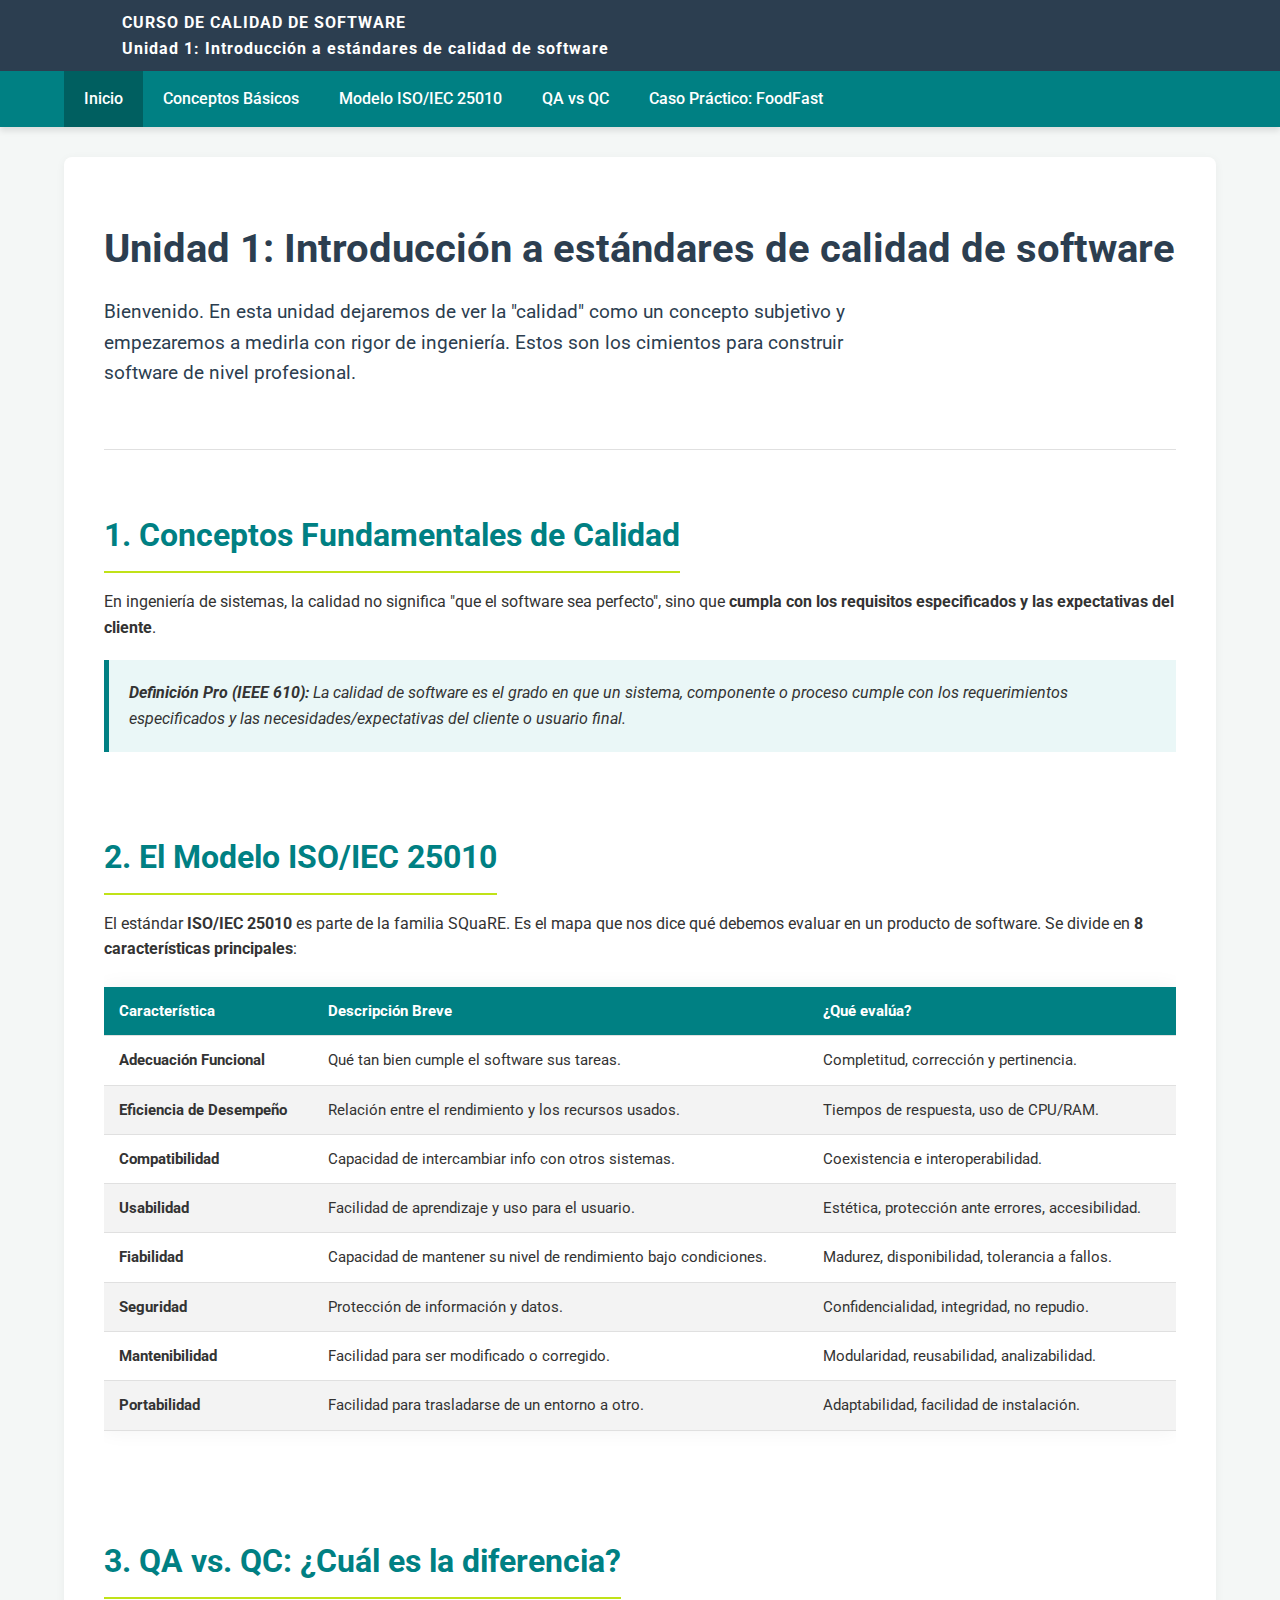
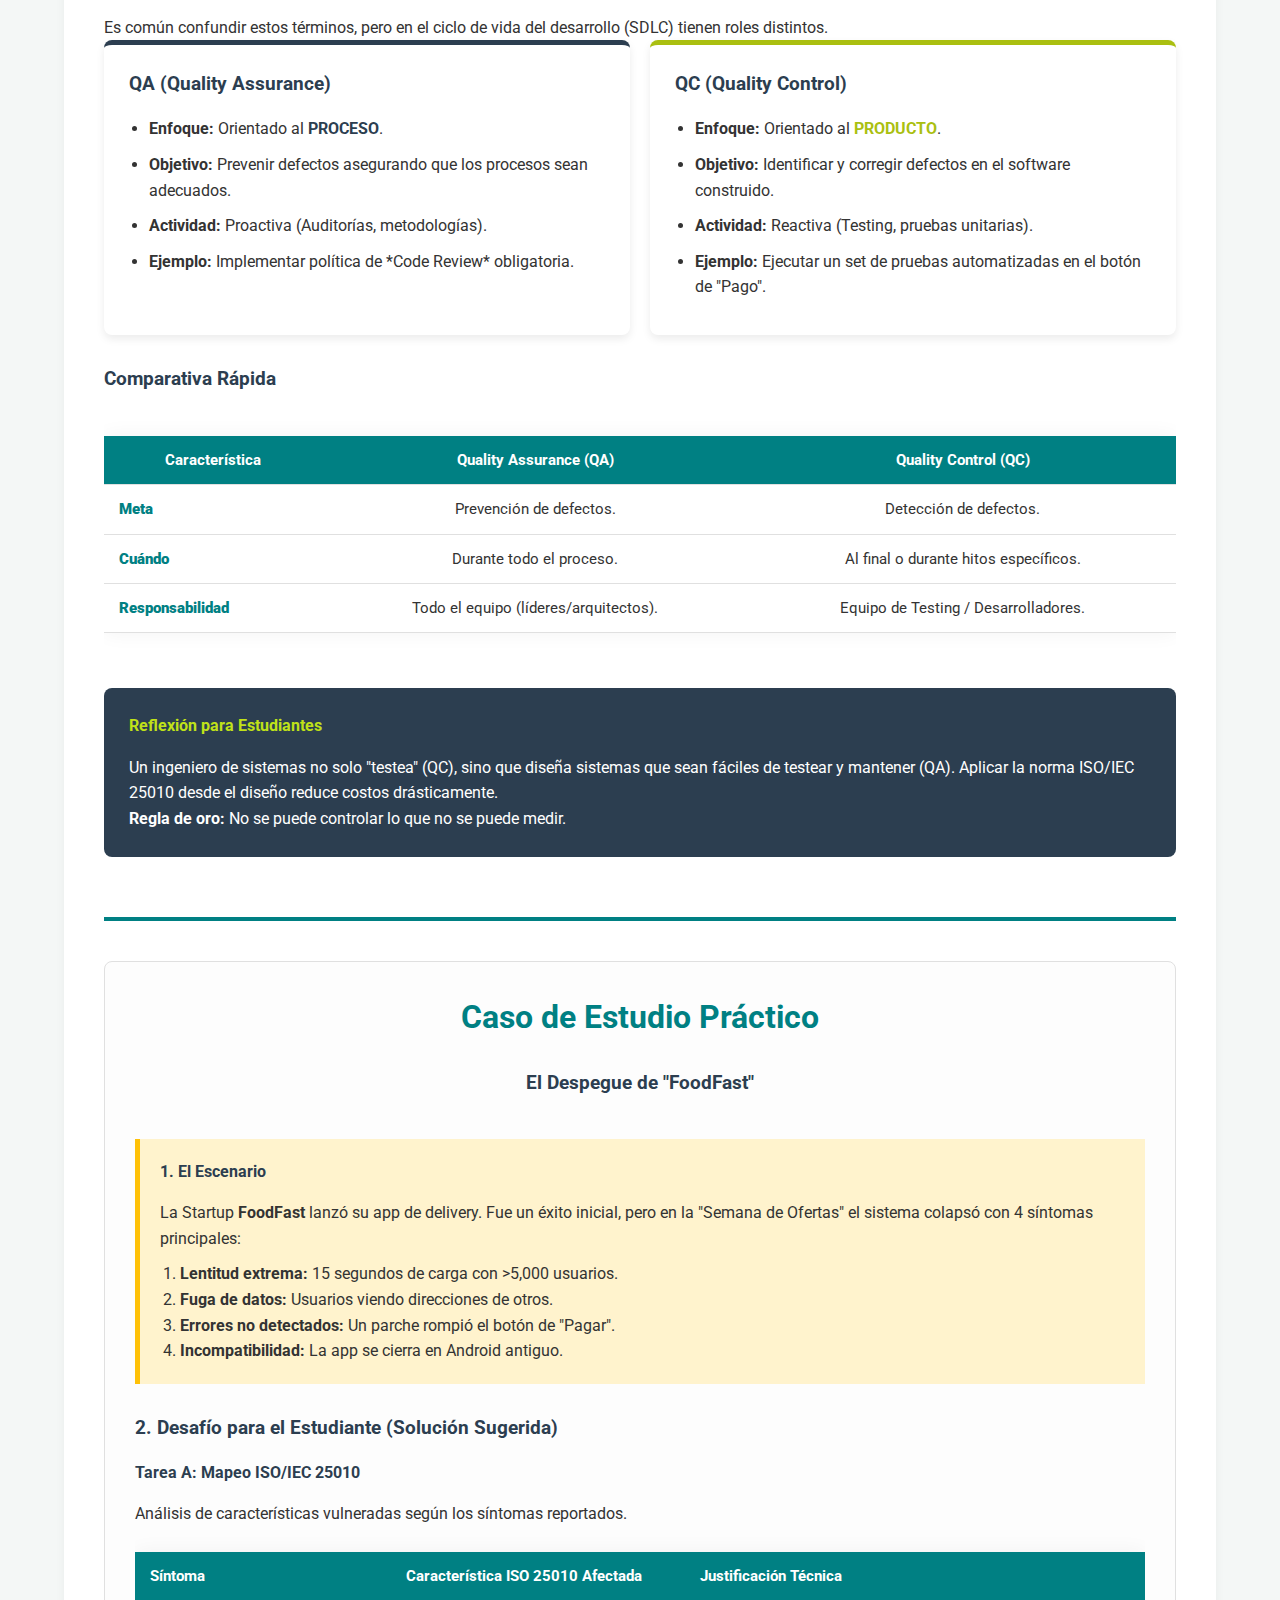
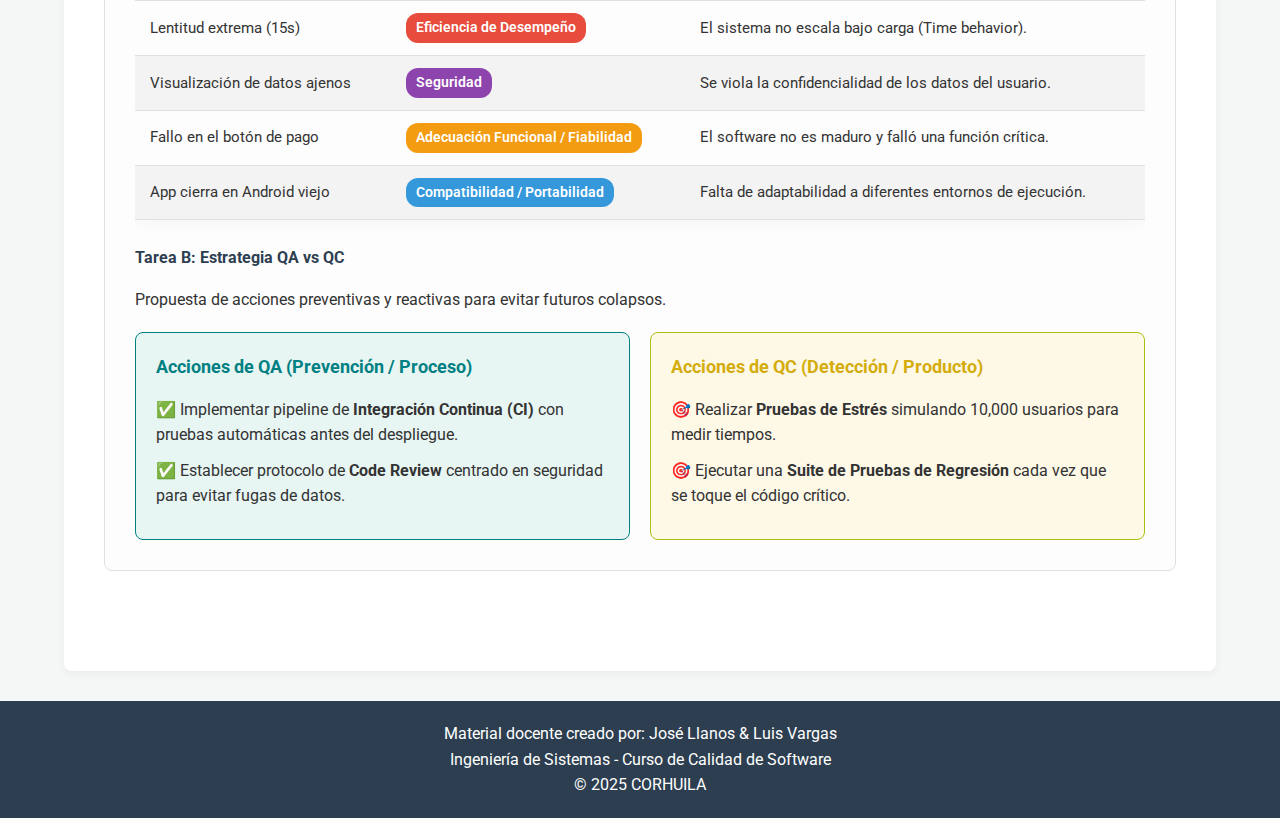
<file: Calidad de Software/Semana 01/conceptos_Calidad_Software/index.html>
<!DOCTYPE html>
<html lang="es">
<head>
    <meta charset="UTF-8">
    <meta name="viewport" content="width=device-width, initial-scale=1.0">
    <title>Unidad 1: Calidad de Software | Ingeniería de Sistemas</title>
    <link rel="stylesheet" href="css/style.css">
    <link href="https://fonts.googleapis.com/css2?family=Roboto:wght@300;400;500;700&display=swap" rel="stylesheet">
</head>
<body>

    <header class="main-header">
        <div class="top-bar">
            <div class="container brand-container">
                <span class="brand-name">CURSO DE CALIDAD DE SOFTWARE</span><br>
                <span class="brand-name">Unidad 1: Introducción a estándares de calidad de software</span>
            </div>
        </div>
        <nav class="main-nav">
            <div class="container">
                <ul>
                    <li><a href="#introduccion" class="active">Inicio</a></li>
                    <li><a href="#conceptos">Conceptos Básicos</a></li>
                    <li><a href="#iso25010">Modelo ISO/IEC 25010</a></li>
                    <li><a href="#qa-qc">QA vs QC</a></li>
                    <li><a href="#caso-estudio">Caso Práctico: FoodFast</a></li>
                </ul>
            </div>
        </nav>
    </header>

    <main class="container main-content">

        <section id="introduccion" class="hero-section">
            <h1>Unidad 1: Introducción a estándares de calidad de software</h1>
            <p class="lead">Bienvenido. En esta unidad dejaremos de ver la "calidad" como un concepto subjetivo y empezaremos a medirla con rigor de ingeniería. Estos son los cimientos para construir software de nivel profesional.</p>
        </section>

        <hr class="divider">

        <section id="conceptos">
            <h2>1. Conceptos Fundamentales de Calidad</h2>
            <p>En ingeniería de sistemas, la calidad no significa "que el software sea perfecto", sino que <strong>cumpla con los requisitos especificados y las expectativas del cliente</strong>.</p>
            <blockquote class="definition-box">
                <strong>Definición Pro (IEEE 610):</strong> La calidad de software es el grado en que un sistema, componente o proceso cumple con los requerimientos especificados y las necesidades/expectativas del cliente o usuario final.
            </blockquote>
        </section>

        <section id="iso25010">
            <h2>2. El Modelo ISO/IEC 25010</h2>
            <p>El estándar <strong>ISO/IEC 25010</strong> es parte de la familia SQuaRE. Es el mapa que nos dice qué debemos evaluar en un producto de software. Se divide en <strong>8 características principales</strong>:</p>

            <div class="table-responsive">
                <table class="styled-table">
                    <thead>
                        <tr>
                            <th>Característica</th>
                            <th>Descripción Breve</th>
                            <th>¿Qué evalúa?</th>
                        </tr>
                    </thead>
                    <tbody>
                        <tr>
                            <td><strong>Adecuación Funcional</strong></td>
                            <td>Qué tan bien cumple el software sus tareas.</td>
                            <td>Completitud, corrección y pertinencia.</td>
                        </tr>
                        <tr>
                            <td><strong>Eficiencia de Desempeño</strong></td>
                            <td>Relación entre el rendimiento y los recursos usados.</td>
                            <td>Tiempos de respuesta, uso de CPU/RAM.</td>
                        </tr>
                        <tr>
                            <td><strong>Compatibilidad</strong></td>
                            <td>Capacidad de intercambiar info con otros sistemas.</td>
                            <td>Coexistencia e interoperabilidad.</td>
                        </tr>
                        <tr>
                            <td><strong>Usabilidad</strong></td>
                            <td>Facilidad de aprendizaje y uso para el usuario.</td>
                            <td>Estética, protección ante errores, accesibilidad.</td>
                        </tr>
                        <tr>
                            <td><strong>Fiabilidad</strong></td>
                            <td>Capacidad de mantener su nivel de rendimiento bajo condiciones.</td>
                            <td>Madurez, disponibilidad, tolerancia a fallos.</td>
                        </tr>
                        <tr>
                            <td><strong>Seguridad</strong></td>
                            <td>Protección de información y datos.</td>
                            <td>Confidencialidad, integridad, no repudio.</td>
                        </tr>
                        <tr>
                            <td><strong>Mantenibilidad</strong></td>
                            <td>Facilidad para ser modificado o corregido.</td>
                            <td>Modularidad, reusabilidad, analizabilidad.</td>
                        </tr>
                        <tr>
                            <td><strong>Portabilidad</strong></td>
                            <td>Facilidad para trasladarse de un entorno a otro.</td>
                            <td>Adaptabilidad, facilidad de instalación.</td>
                        </tr>
                    </tbody>
                </table>
            </div>
        </section>

        <section id="qa-qc">
            <h2>3. QA vs. QC: ¿Cuál es la diferencia?</h2>
            <p>Es común confundir estos términos, pero en el ciclo de vida del desarrollo (SDLC) tienen roles distintos.</p>
            
            <div class="comparison-cards">
                <div class="card qa-card">
                    <h3>QA (Quality Assurance)</h3>
                    <ul>
                        <li><strong>Enfoque:</strong> Orientado al <span>PROCESO</span>.</li>
                        <li><strong>Objetivo:</strong> Prevenir defectos asegurando que los procesos sean adecuados.</li>
                        <li><strong>Actividad:</strong> Proactiva (Auditorías, metodologías).</li>
                        <li><strong>Ejemplo:</strong> Implementar política de *Code Review* obligatoria.</li>
                    </ul>
                </div>
                <div class="card qc-card">
                    <h3>QC (Quality Control)</h3>
                    <ul>
                        <li><strong>Enfoque:</strong> Orientado al <span>PRODUCTO</span>.</li>
                        <li><strong>Objetivo:</strong> Identificar y corregir defectos en el software construido.</li>
                        <li><strong>Actividad:</strong> Reactiva (Testing, pruebas unitarias).</li>
                        <li><strong>Ejemplo:</strong> Ejecutar un set de pruebas automatizadas en el botón de "Pago".</li>
                    </ul>
                </div>
            </div>

            <h3>Comparativa Rápida</h3>
            <div class="table-responsive">
                <table class="comparison-table">
                    <thead>
                        <tr>
                            <th>Característica</th>
                            <th>Quality Assurance (QA)</th>
                            <th>Quality Control (QC)</th>
                        </tr>
                    </thead>
                    <tbody>
                        <tr>
                            <td><strong>Meta</strong></td>
                            <td>Prevención de defectos.</td>
                            <td>Detección de defectos.</td>
                        </tr>
                        <tr>
                            <td><strong>Cuándo</strong></td>
                            <td>Durante todo el proceso.</td>
                            <td>Al final o durante hitos específicos.</td>
                        </tr>
                        <tr>
                            <td><strong>Responsabilidad</strong></td>
                            <td>Todo el equipo (líderes/arquitectos).</td>
                            <td>Equipo de Testing / Desarrolladores.</td>
                        </tr>
                    </tbody>
                </table>
            </div>
             <div class="reflection-box">
                <h4>Reflexión para Estudiantes</h4>
                <p>Un ingeniero de sistemas no solo "testea" (QC), sino que diseña sistemas que sean fáciles de testear y mantener (QA). Aplicar la norma ISO/IEC 25010 desde el diseño reduce costos drásticamente.</p>
                <p><strong>Regla de oro:</strong> No se puede controlar lo que no se puede medir.</p>
            </div>
        </section>

        <hr class="divider-thick">

        <section id="caso-estudio" class="case-study-section">
            <div class="case-header">
                <h2>Caso de Estudio Práctico</h2>
                <h3>El Despegue de "FoodFast"</h3>
            </div>

            <div class="scenario-box">
                <h4>1. El Escenario</h4>
                <p>La Startup <strong>FoodFast</strong> lanzó su app de delivery. Fue un éxito inicial, pero en la "Semana de Ofertas" el sistema colapsó con 4 síntomas principales:</p>
                <ol>
                    <li><strong>Lentitud extrema:</strong> 15 segundos de carga con >5,000 usuarios.</li>
                    <li><strong>Fuga de datos:</strong> Usuarios viendo direcciones de otros.</li>
                    <li><strong>Errores no detectados:</strong> Un parche rompió el botón de "Pagar".</li>
                    <li><strong>Incompatibilidad:</strong> La app se cierra en Android antiguo.</li>
                </ol>
            </div>

            <h3>2. Desafío para el Estudiante (Solución Sugerida)</h3>

            <h4>Tarea A: Mapeo ISO/IEC 25010</h4>
            <p>Análisis de características vulneradas según los síntomas reportados.</p>
            <div class="table-responsive">
                <table class="styled-table case-table">
                    <thead>
                        <tr>
                            <th>Síntoma</th>
                            <th>Característica ISO 25010 Afectada</th>
                            <th>Justificación Técnica</th>
                        </tr>
                    </thead>
                    <tbody>
                        <tr>
                            <td>Lentitud extrema (15s)</td>
                            <td><span class="tag tag-performance">Eficiencia de Desempeño</span></td>
                            <td>El sistema no escala bajo carga (Time behavior).</td>
                        </tr>
                        <tr>
                            <td>Visualización de datos ajenos</td>
                            <td><span class="tag tag-security">Seguridad</span></td>
                            <td>Se viola la confidencialidad de los datos del usuario.</td>
                        </tr>
                        <tr>
                            <td>Fallo en el botón de pago</td>
                            <td><span class="tag tag-functional">Adecuación Funcional / Fiabilidad</span></td>
                            <td>El software no es maduro y falló una función crítica.</td>
                        </tr>
                        <tr>
                            <td>App cierra en Android viejo</td>
                            <td><span class="tag tag-compatibility">Compatibilidad / Portabilidad</span></td>
                            <td>Falta de adaptabilidad a diferentes entornos de ejecución.</td>
                        </tr>
                    </tbody>
                </table>
            </div>

            <h4>Tarea B: Estrategia QA vs QC</h4>
            <p>Propuesta de acciones preventivas y reactivas para evitar futuros colapsos.</p>
            
            <div class="strategy-grid">
                <div class="strategy-box qa-box">
                    <h5>Acciones de QA (Prevención / Proceso)</h5>
                    <ul>
                        <li>✅ Implementar pipeline de <strong>Integración Continua (CI)</strong> con pruebas automáticas antes del despliegue.</li>
                        <li>✅ Establecer protocolo de <strong>Code Review</strong> centrado en seguridad para evitar fugas de datos.</li>
                    </ul>
                </div>
                <div class="strategy-box qc-box">
                    <h5>Acciones de QC (Detección / Producto)</h5>
                    <ul>
                        <li>🎯 Realizar <strong>Pruebas de Estrés</strong> simulando 10,000 usuarios para medir tiempos.</li>
                        <li>🎯 Ejecutar una <strong>Suite de Pruebas de Regresión</strong> cada vez que se toque el código crítico.</li>
                    </ul>
                </div>
            </div>
        </section>

    </main>

    <footer class="main-footer">
        <div class="container">
            <p>Material docente creado por: José Llanos & Luis Vargas</p>
            <p>Ingeniería de Sistemas - Curso de Calidad de Software</p>
            <p>© 2025 CORHUILA</p>
            
        </div>
    </footer>

    <button id="scrollTopBtn" title="Volver arriba">↑</button>

    <script src="js/script.js"></script>
</body>
</html>
</file>
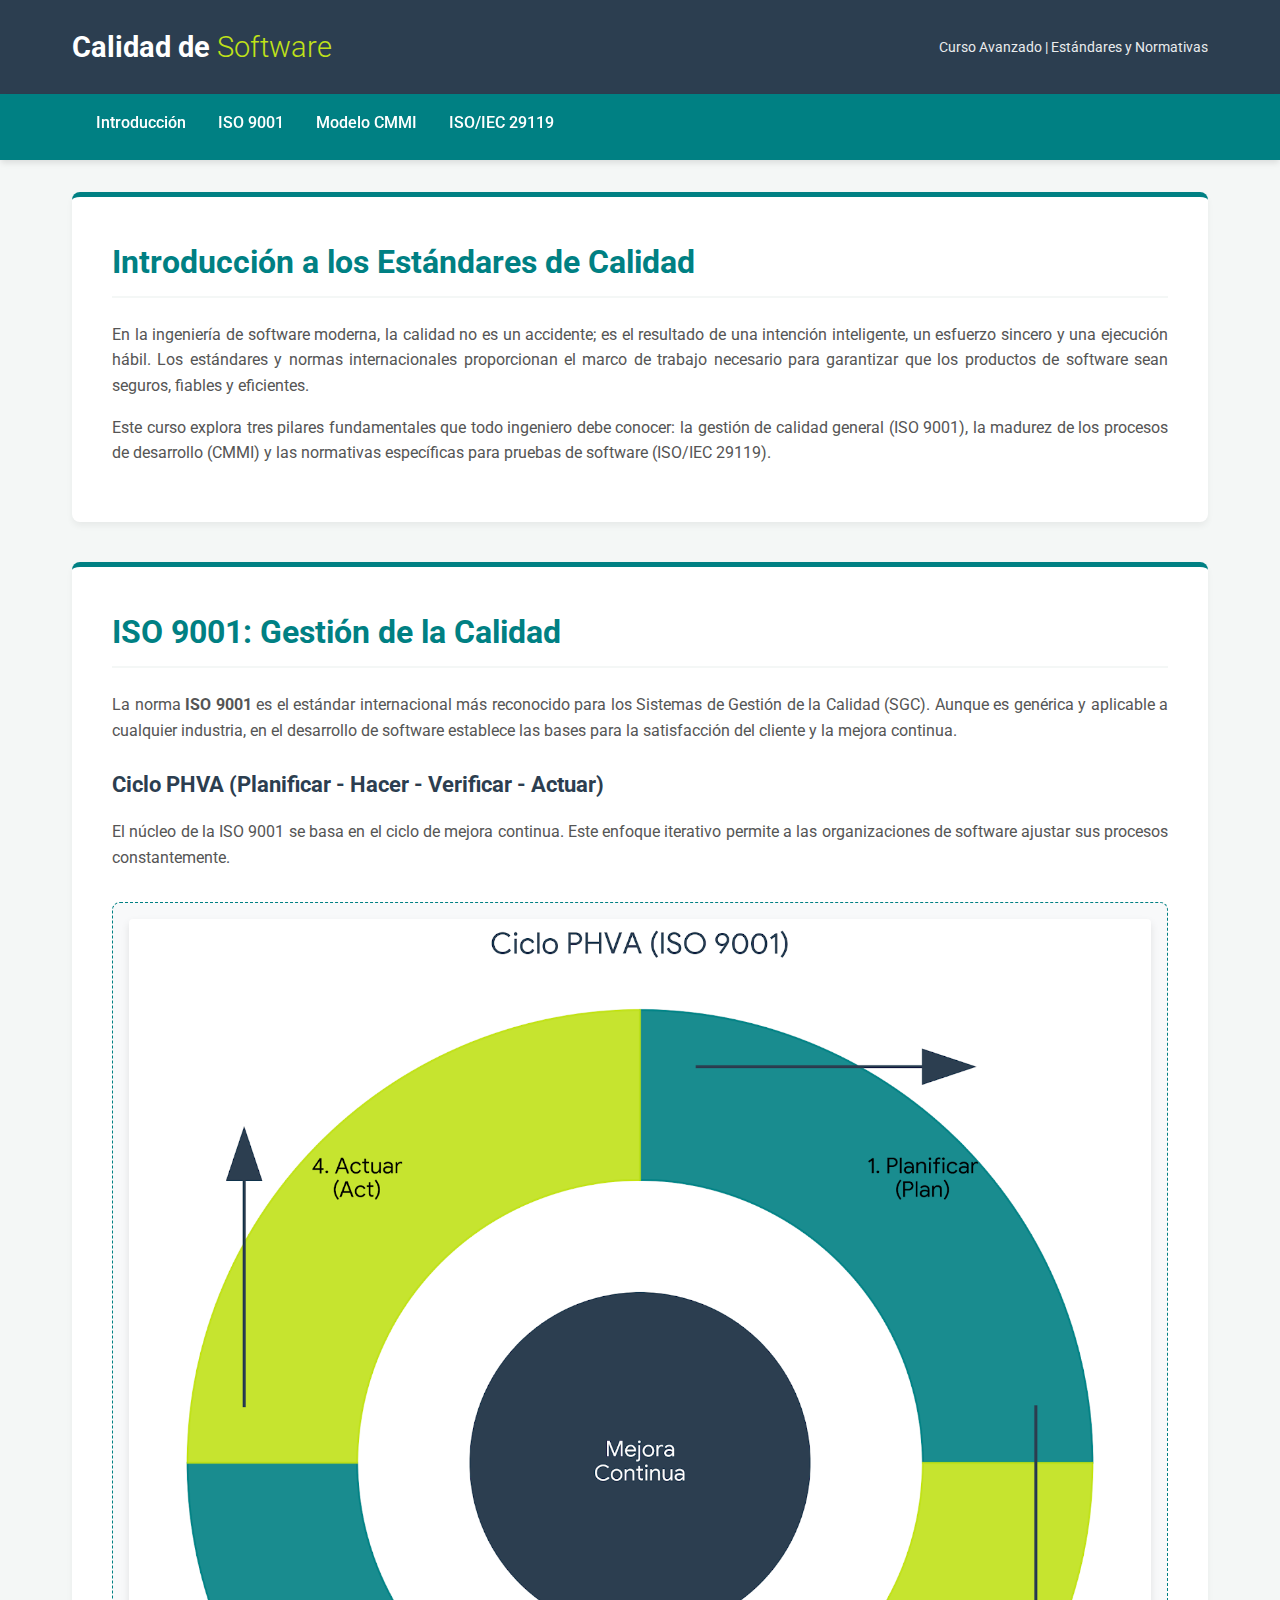
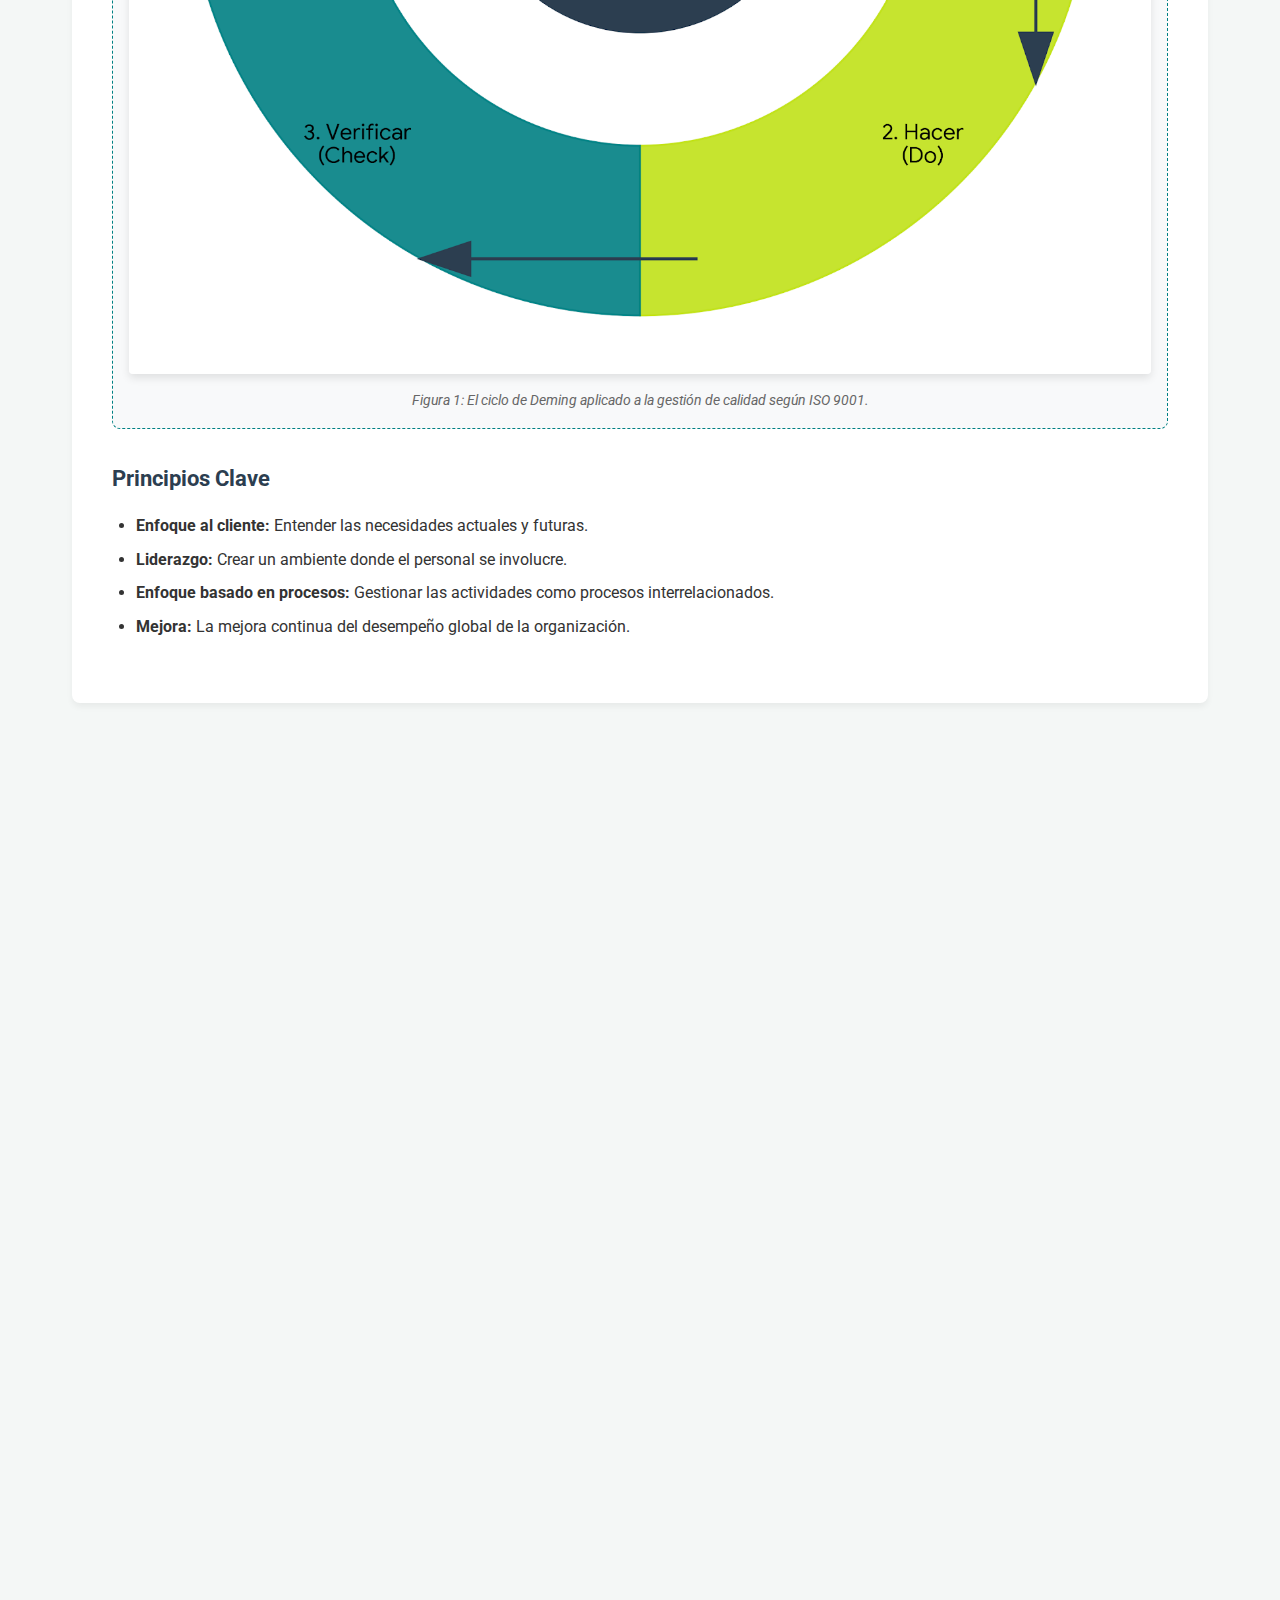
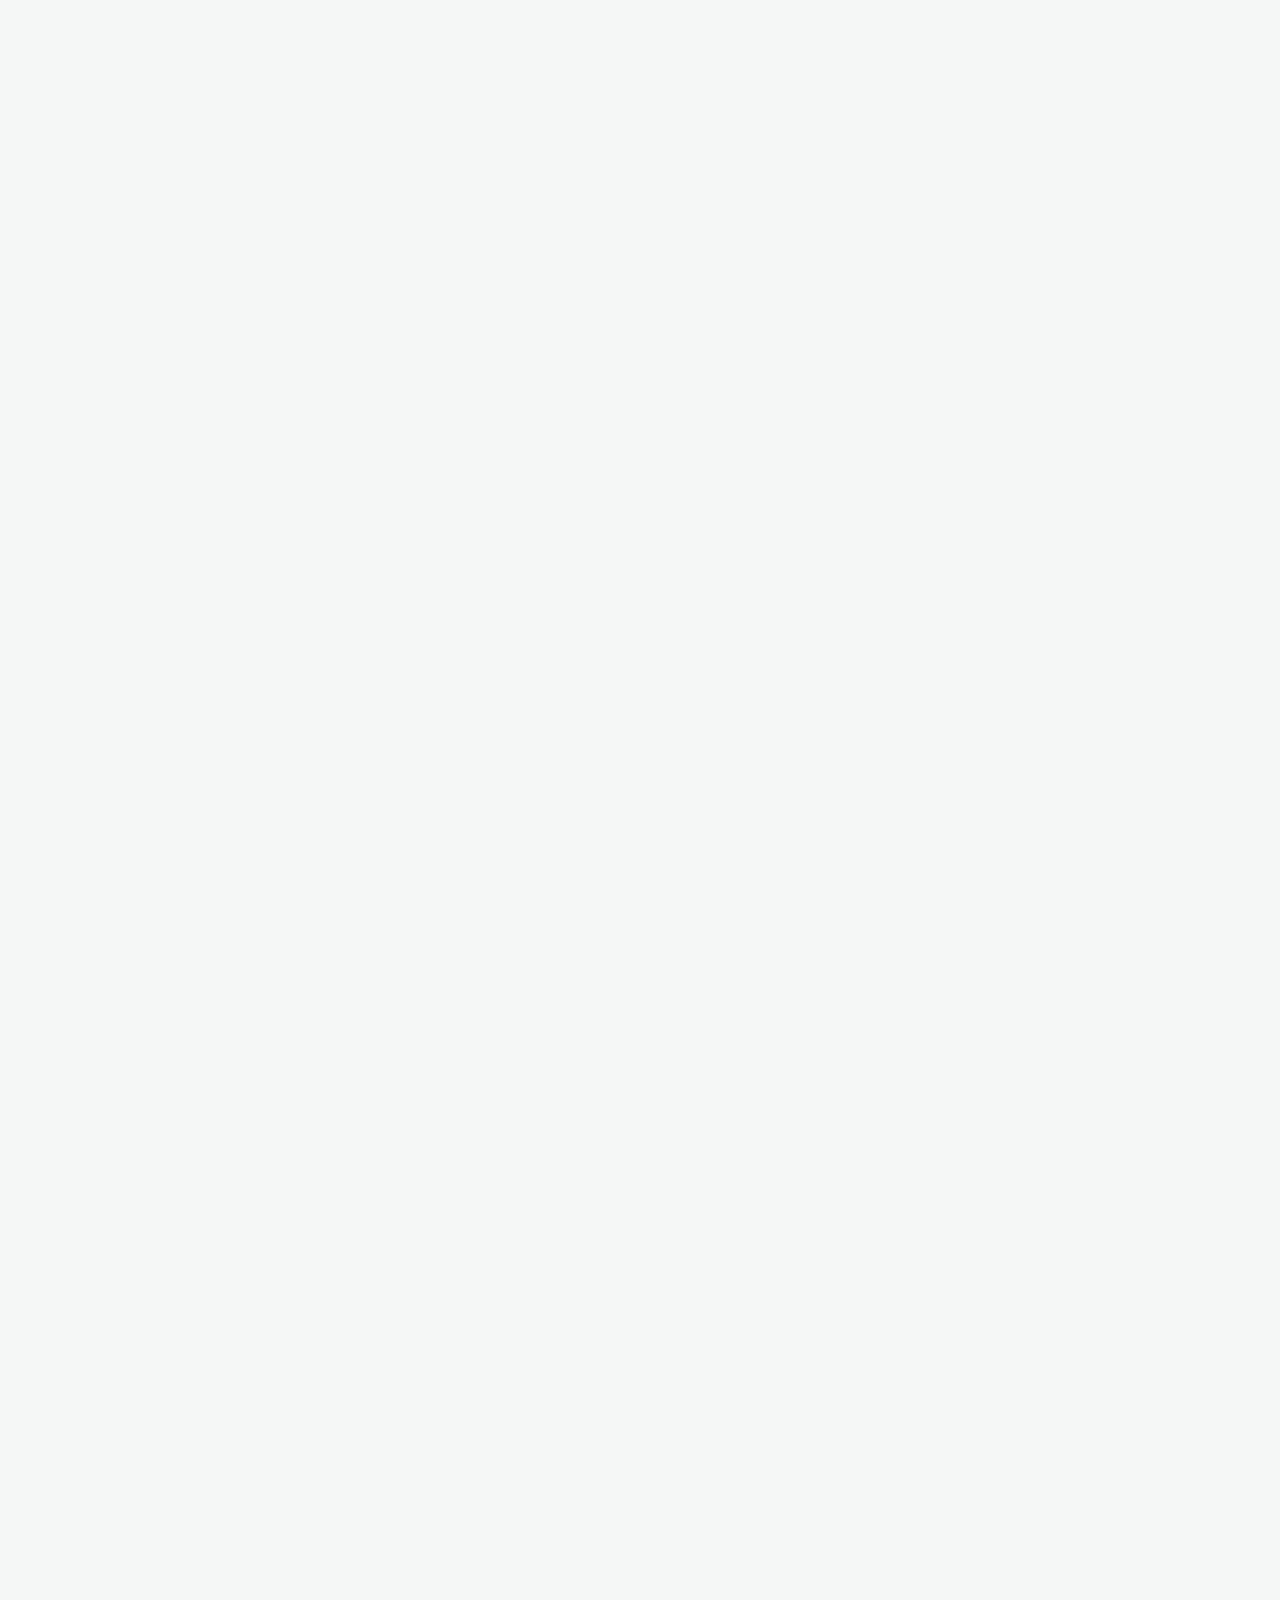
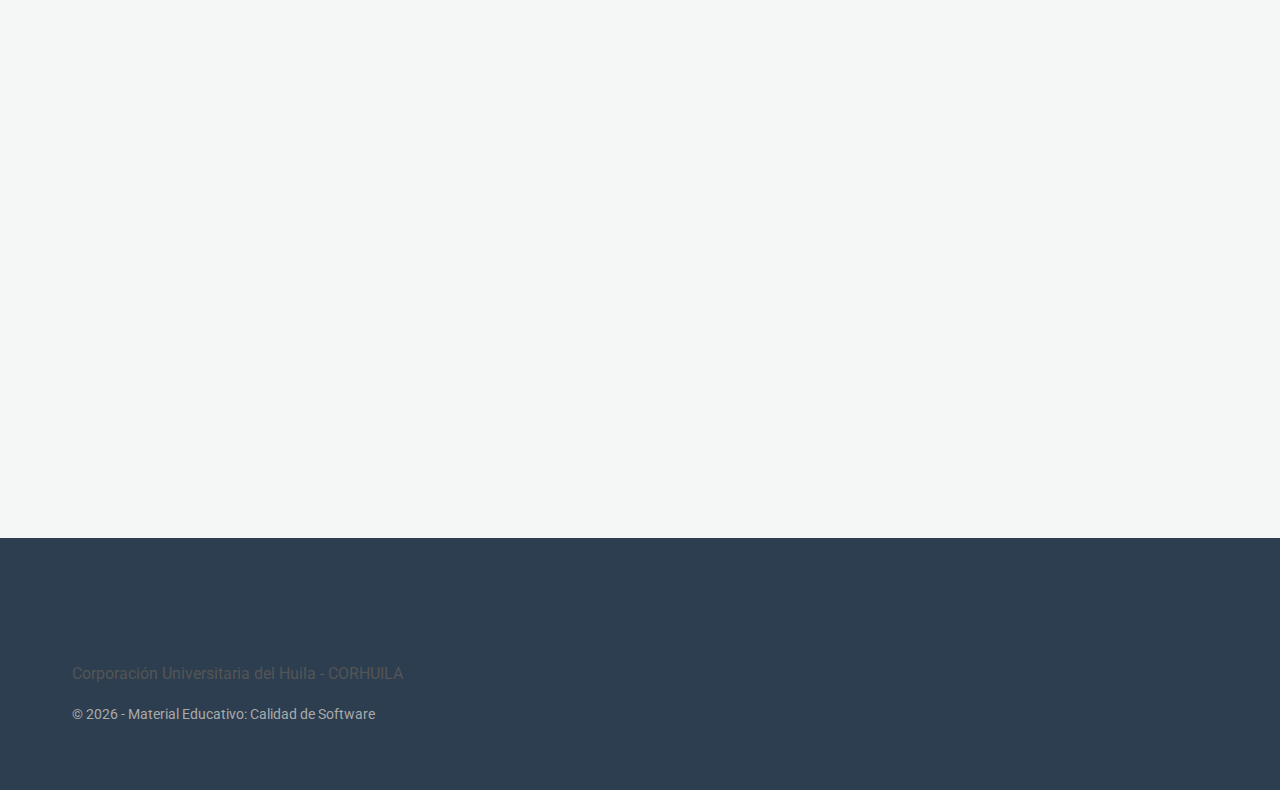
<file: Calidad de Software/Semana 02/estandares-normas/index.html>
<!DOCTYPE html>
<html lang="es">
<head>
    <meta charset="UTF-8">
    <meta name="viewport" content="width=device-width, initial-scale=1.0">
    <title>Calidad de Software | Estándares y Normas Internacionales</title>
    <link href="https://fonts.googleapis.com/css2?family=Roboto:wght@300;400;500;700&display=swap" rel="stylesheet">
    
    <style>
        /* --- Variables de Color (Basadas en 01-index.html) --- */
        :root {
            --primary-teal: #008083;   
            --primary-dark: #005f60;   
            --secondary-blue: #2c3e50; 
            --accent-lime: #c0e218;    
            --accent-lime-dark: #aabf10;
            --text-dark: #333333;      
            --text-light: #ffffff;     
            --bg-light: #f4f7f6;       
            --bg-white: #ffffff;
            --border-color: #e0e0e0;
        }

        /* --- Reset y Estilos Globales --- */
        * {
            margin: 0;
            padding: 0;
            box-sizing: border-box;
        }

        body {
            font-family: 'Roboto', sans-serif;
            background-color: var(--bg-light);
            color: var(--text-dark);
            line-height: 1.6;
        }

        /* --- Header --- */
        header {
            background-color: var(--secondary-blue);
            color: var(--text-light);
            padding: 1.5rem 0;
            box-shadow: 0 2px 5px rgba(0,0,0,0.1);
        }

        .header-container {
            max-width: 1200px;
            margin: 0 auto;
            padding: 0 2rem;
            display: flex;
            justify-content: space-between;
            align-items: center;
            flex-wrap: wrap;
        }

        .logo-area h1 {
            font-size: 1.8rem;
            font-weight: 700;
        }

        .logo-area span {
            color: var(--accent-lime);
            font-weight: 300;
        }

        .header-info {
            font-size: 0.9rem;
            opacity: 0.9;
        }

        /* --- Navegación --- */
        nav {
            background-color: var(--primary-teal);
            padding: 0;
            position: sticky;
            top: 0;
            z-index: 1000;
            box-shadow: 0 4px 6px -1px rgba(0,0,0,0.1);
        }

        .nav-container {
            max-width: 1200px;
            margin: 0 auto;
            padding: 0 2rem;
        }

        .nav-list {
            list-style: none;
            display: flex;
            gap: 2rem;
            overflow-x: auto;
        }

        .nav-link {
            display: block;
            text-decoration: none;
            color: var(--text-light);
            font-weight: 500;
            font-size: 1rem;
            padding: 1rem 0;
            transition: color 0.3s;
            white-space: nowrap;
        }

        .nav-link:hover {
            color: var(--accent-lime);
        }

        /* --- Contenedor Principal --- */
        .main-container {
            max-width: 1200px;
            margin: 2rem auto;
            padding: 0 2rem;
            min-height: 80vh; 
        }

        /* --- Tarjetas de Contenido --- */
        .content-card {
            background-color: var(--bg-white);
            border-radius: 8px;
            box-shadow: 0 4px 6px rgba(0,0,0,0.05);
            padding: 2.5rem;
            margin-bottom: 2.5rem;
            border-top: 5px solid var(--primary-teal);
            transition: transform 0.3s ease;
        }

        /* Efecto hover suave en tarjetas */
        .content-card:hover {
            transform: translateY(-5px);
            box-shadow: 0 10px 15px rgba(0,0,0,0.1);
        }

        h2 {
            color: var(--primary-teal);
            margin-bottom: 1.5rem;
            font-size: 2rem;
            border-bottom: 2px solid var(--bg-light);
            padding-bottom: 0.5rem;
        }

        h3 {
            color: var(--secondary-blue);
            margin-top: 1.5rem;
            margin-bottom: 1rem;
            font-size: 1.4rem;
        }

        p {
            margin-bottom: 1rem;
            color: #555;
            text-align: justify;
        }

        ul {
            margin-bottom: 1.5rem;
            padding-left: 1.5rem;
        }

        li {
            margin-bottom: 0.5rem;
        }

        /* --- Imágenes y Diagramas --- */
        .diagram-container {
            width: 100%;
            margin: 2rem 0;
            text-align: center;
            background-color: #f8f9fa;
            padding: 1rem;
            border-radius: 8px;
            border: 1px dashed var(--primary-teal);
        }

        .diagram-container img {
            max-width: 100%;
            height: auto;
            border-radius: 4px;
            box-shadow: 0 4px 8px rgba(0,0,0,0.1);
        }

        .caption {
            display: block;
            margin-top: 0.5rem;
            font-size: 0.9rem;
            color: #666;
            font-style: italic;
        }

        /* --- Tablas Estilizadas --- */
        .styled-table {
            width: 100%;
            border-collapse: collapse;
            margin: 2rem 0;
            font-size: 0.95rem;
            box-shadow: 0 0 20px rgba(0, 0, 0, 0.05);
        }

        .styled-table thead tr {
            background-color: var(--primary-teal);
            color: var(--text-light);
            text-align: left;
        }

        .styled-table th, .styled-table td {
            padding: 12px 15px;
            border-bottom: 1px solid var(--border-color);
        }

        .styled-table tbody tr:nth-of-type(even) {
            background-color: var(--bg-light);
        }

        .styled-table tbody tr:last-of-type {
            border-bottom: 2px solid var(--primary-teal);
        }

        /* --- Footer --- */
        footer {
            background-color: var(--secondary-blue);
            color: var(--text-light);
            padding: 3rem 0;
            margin-top: 4rem;
            text-align: center;
        }

        .footer-text {
            color: #aaa;
            font-size: 0.9rem;
            margin-top: 1rem;
        }
    </style>
</head>
<body>

    <header>
        <div class="header-container">
            <div class="logo-area">
                <h1>Calidad de <span>Software</span></h1>
            </div>
            <div class="header-info">
                Curso Avanzado | Estándares y Normativas
            </div>
        </div>
    </header>

    <nav>
        <div class="nav-container">
            <ul class="nav-list">
                <li><a href="#intro" class="nav-link">Introducción</a></li>
                <li><a href="#iso9001" class="nav-link">ISO 9001</a></li>
                <li><a href="#cmmi" class="nav-link">Modelo CMMI</a></li>
                <li><a href="#iso29119" class="nav-link">ISO/IEC 29119</a></li>
            </ul>
        </div>
    </nav>

    <div class="main-container">

        <section id="intro" class="content-card">
            <h2>Introducción a los Estándares de Calidad</h2>
            <p>
                En la ingeniería de software moderna, la calidad no es un accidente; es el resultado de una intención inteligente, un esfuerzo sincero y una ejecución hábil. Los estándares y normas internacionales proporcionan el marco de trabajo necesario para garantizar que los productos de software sean seguros, fiables y eficientes.
            </p>
            <p>
                Este curso explora tres pilares fundamentales que todo ingeniero debe conocer: la gestión de calidad general (ISO 9001), la madurez de los procesos de desarrollo (CMMI) y las normativas específicas para pruebas de software (ISO/IEC 29119).
            </p>
        </section>

        <section id="iso9001" class="content-card">
            <h2>ISO 9001: Gestión de la Calidad</h2>
            <p>
                La norma <strong>ISO 9001</strong> es el estándar internacional más reconocido para los Sistemas de Gestión de la Calidad (SGC). Aunque es genérica y aplicable a cualquier industria, en el desarrollo de software establece las bases para la satisfacción del cliente y la mejora continua.
            </p>
            
            <h3>Ciclo PHVA (Planificar - Hacer - Verificar - Actuar)</h3>
            <p>
                El núcleo de la ISO 9001 se basa en el ciclo de mejora continua. Este enfoque iterativo permite a las organizaciones de software ajustar sus procesos constantemente.
            </p>

            <div class="diagram-container">
                <img src="images/ciclo-PHVA.png" alt="Ciclo PHVA ISO 9001">
                <span class="caption">Figura 1: El ciclo de Deming aplicado a la gestión de calidad según ISO 9001.</span>
            </div>

            <h3>Principios Clave</h3>
            <ul>
                <li><strong>Enfoque al cliente:</strong> Entender las necesidades actuales y futuras.</li>
                <li><strong>Liderazgo:</strong> Crear un ambiente donde el personal se involucre.</li>
                <li><strong>Enfoque basado en procesos:</strong> Gestionar las actividades como procesos interrelacionados.</li>
                <li><strong>Mejora:</strong> La mejora continua del desempeño global de la organización.</li>
            </ul>
        </section>

        <section id="cmmi" class="content-card">
            <h2>CMMI (Capability Maturity Model Integration)</h2>
            <p>
                El <strong>CMMI</strong> es un modelo de mejora de procesos y comportamientos que ayuda a las organizaciones a optimizar su desarrollo de software y mantenimiento. A diferencia de la ISO 9001, que certifica un sistema de calidad, CMMI evalúa el nivel de madurez de la ingeniería de la organización.
            </p>

            <h3>Los 5 Niveles de Madurez</h3>
            <p>
                CMMI clasifica a las organizaciones en 5 niveles evolutivos. Una organización de nivel alto tiene procesos predecibles y optimizados, mientras que una de nivel bajo opera de manera reactiva ("apagando incendios").
            </p>

            <table class="styled-table">
                <thead>
                    <tr>
                        <th style="width: 15%;">Nivel</th>
                        <th style="width: 25%;">Nombre</th>
                        <th>Descripción y Características</th>
                    </tr>
                </thead>
                <tbody>
                    <tr>
                        <td><strong>Nivel 1</strong></td>
                        <td>Inicial</td>
                        <td>Procesos impredecibles, poco controlados y reactivos. El éxito depende del heroísmo individual.</td>
                    </tr>
                    <tr>
                        <td><strong>Nivel 2</strong></td>
                        <td>Gestionado</td>
                        <td>Se gestionan los requisitos, procesos y productos. Se planifican los proyectos y se miden.</td>
                    </tr>
                    <tr>
                        <td><strong>Nivel 3</strong></td>
                        <td>Definido</td>
                        <td>Los procesos están bien caracterizados y entendidos. Existen estándares a nivel de organización.</td>
                    </tr>
                    <tr>
                        <td><strong>Nivel 4</strong></td>
                        <td>Gestionado Cuantitativamente</td>
                        <td>Se controlan los subprocesos usando técnicas estadísticas y cuantitativas.</td>
                    </tr>
                    <tr>
                        <td><strong>Nivel 5</strong></td>
                        <td>En Optimización</td>
                        <td>Mejora continua basada en una comprensión cuantitativa de las causas de variación.</td>
                    </tr>
                </tbody>
            </table>

            <div class="diagram-container">
                <img src="images/madurez-CMMI.png" alt="Niveles de Madurez CMMI">
                <span class="caption">Figura 2: Escalera de madurez de procesos según el modelo CMMI.</span>
            </div>
        </section>

        <section id="iso29119" class="content-card">
            <h2>ISO/IEC 29119: Pruebas de Software</h2>
            <p>
                La <strong>ISO/IEC 29119</strong> es la norma internacional definitiva para las pruebas de software. Reemplazó a estándares anteriores como la IEEE 829. Su objetivo es unificar vocabulario, procesos, documentación y técnicas de prueba en un solo marco coherente.
            </p>

            <h3>Estructura de la Norma</h3>
            <p>
                Esta norma no solo dice "cómo probar", sino cómo gestionar las pruebas a nivel organizacional, de proyecto y dinámico.
            </p>

            <div class="diagram-container">
                <img src="images/arquitectura-ISO-29119.png" alt="Estructura ISO 29119">
                <span class="caption">Figura 3: Modelo de Procesos de Prueba de la ISO/IEC 29119-2.</span>
            </div>

            <div style="display: grid; grid-template-columns: 1fr 1fr; gap: 20px; margin-top: 20px;">
                <div>
                    <h3>Ventajas de Implementación</h3>
                    <ul>
                        <li>Estandarización de la documentación de pruebas (Plan de Pruebas, Casos de Prueba, Reportes).</li>
                        <li>Cobertura completa del ciclo de vida, desde pruebas unitarias hasta aceptación.</li>
                        <li>Flexibilidad para adaptarse a metodologías Ágiles o Tradicionales.</li>
                    </ul>
                </div>
                <div style="background-color: #f0f4f4; padding: 15px; border-radius: 5px;">
                    <h3>Partes Principales</h3>
                    <ul>
                        <li><strong>Parte 1:</strong> Conceptos y definiciones.</li>
                        <li><strong>Parte 2:</strong> Procesos de prueba.</li>
                        <li><strong>Parte 3:</strong> Documentación de prueba.</li>
                        <li><strong>Parte 4:</strong> Técnicas de prueba.</li>
                    </ul>
                </div>
            </div>
        </section>

    </div>

    <footer>
        <div class="nav-container">
            <h3>Ingeniería de Sistemas</h3>
            <p>Corporación Universitaria del Huila - CORHUILA</p>
            <p class="footer-text">&copy; 2026 - Material Educativo: Calidad de Software</p>
        </div>
    </footer>

    <script>
    document.addEventListener('DOMContentLoaded', () => {
        
        // --- Interacción Dinámica en Tablas ---
        const tableRows = document.querySelectorAll('.styled-table tbody tr');
        
        tableRows.forEach(row => {
            row.addEventListener('mouseenter', () => {
                row.style.transform = "scale(1.01)";
                row.style.transition = "transform 0.2s ease";
                row.style.boxShadow = "0 4px 8px rgba(0,0,0,0.1)";
                row.style.backgroundColor = "#e0f2f1"; // Un toque ligero de teal
            });
            row.addEventListener('mouseleave', () => {
                row.style.transform = "scale(1)";
                row.style.boxShadow = "none";
                row.style.backgroundColor = ""; 
            });
        });

        // --- Animación de Entrada para Tarjetas ---
        const contentCards = document.querySelectorAll('.content-card');
        
        const observer = new IntersectionObserver((entries) => {
            entries.forEach(entry => {
                if (entry.isIntersecting) {
                    entry.target.style.opacity = '1';
                    entry.target.style.transform = 'translateY(0)';
                }
            });
        }, { threshold: 0.1 });

        contentCards.forEach(card => {
            card.style.opacity = '0';
            card.style.transform = 'translateY(20px)';
            card.style.transition = 'opacity 0.6s ease-out, transform 0.6s ease-out';
            observer.observe(card);
        });

        // --- Scroll Suave para el Menú ---
        document.querySelectorAll('a[href^="#"]').forEach(anchor => {
            anchor.addEventListener('click', function (e) {
                e.preventDefault();
                document.querySelector(this.getAttribute('href')).scrollIntoView({
                    behavior: 'smooth'
                });
            });
        });
    });
    </script>
</body>
</html>
</file>
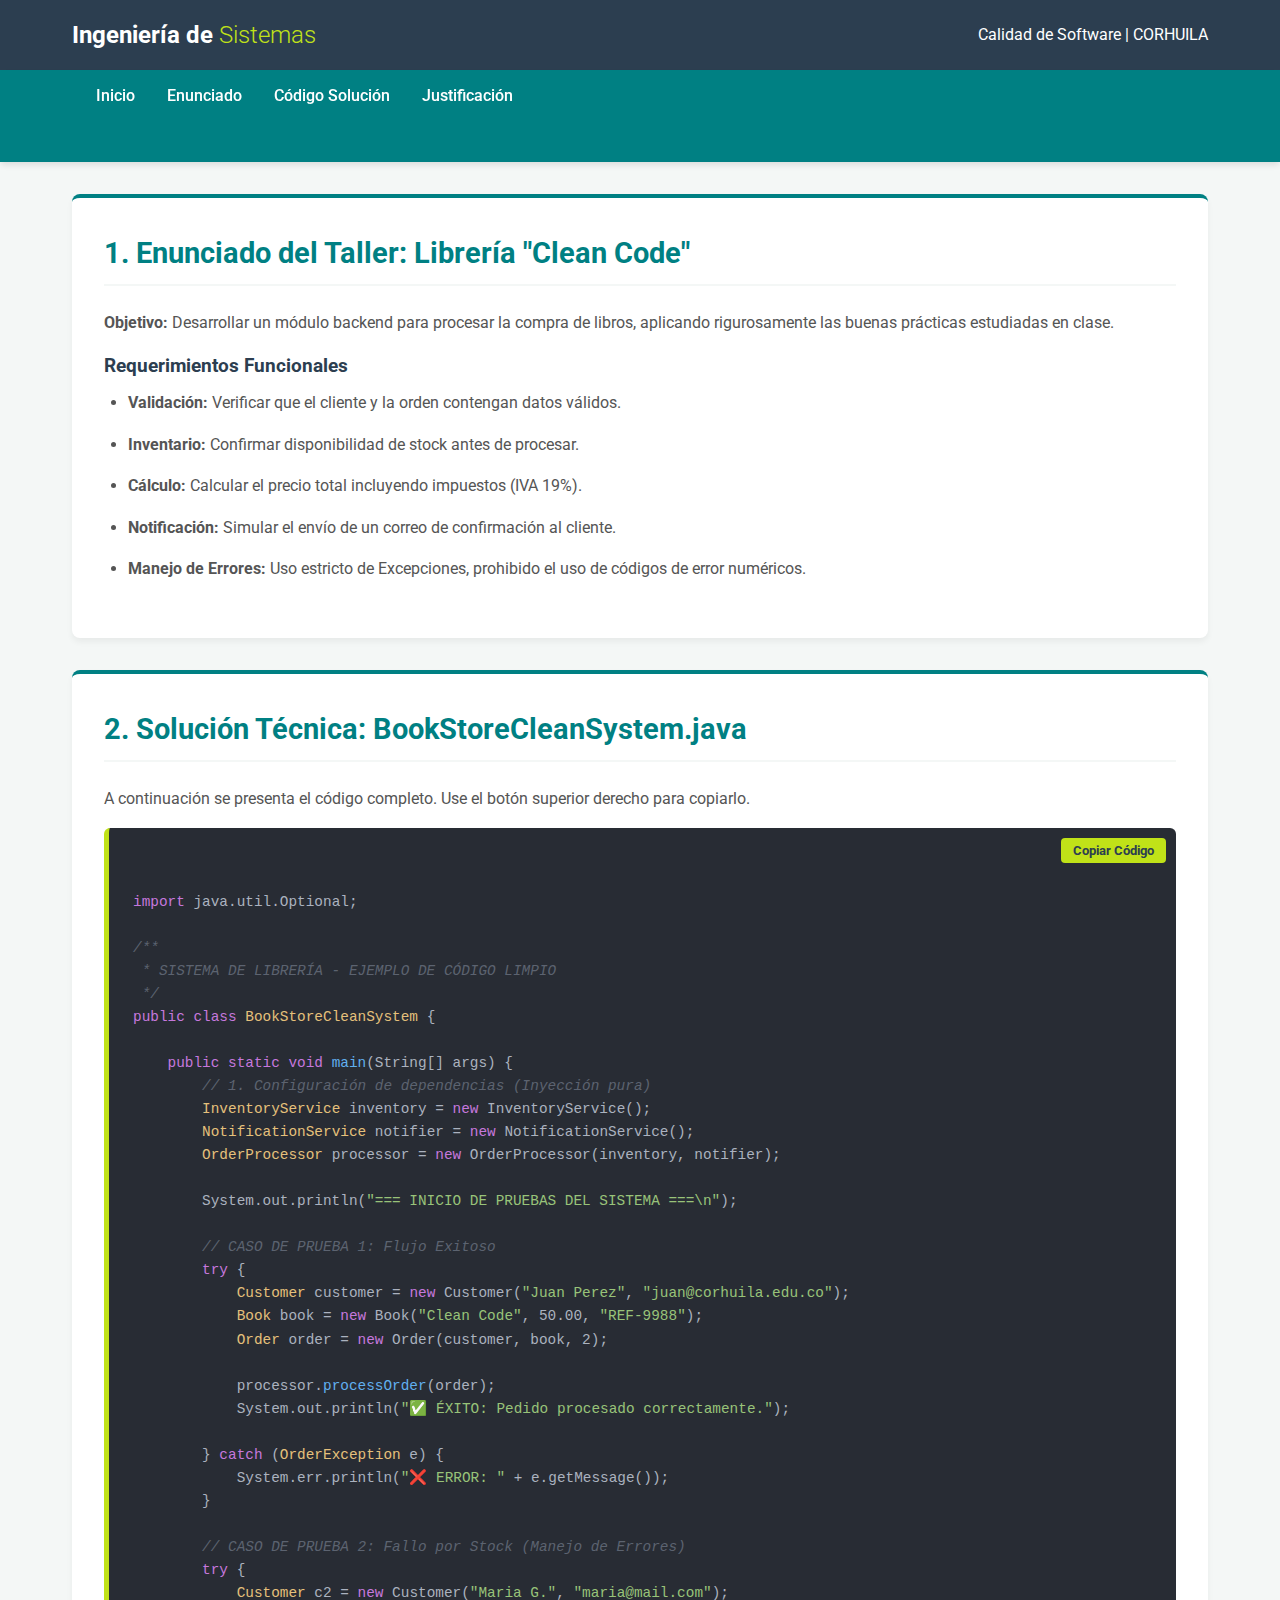
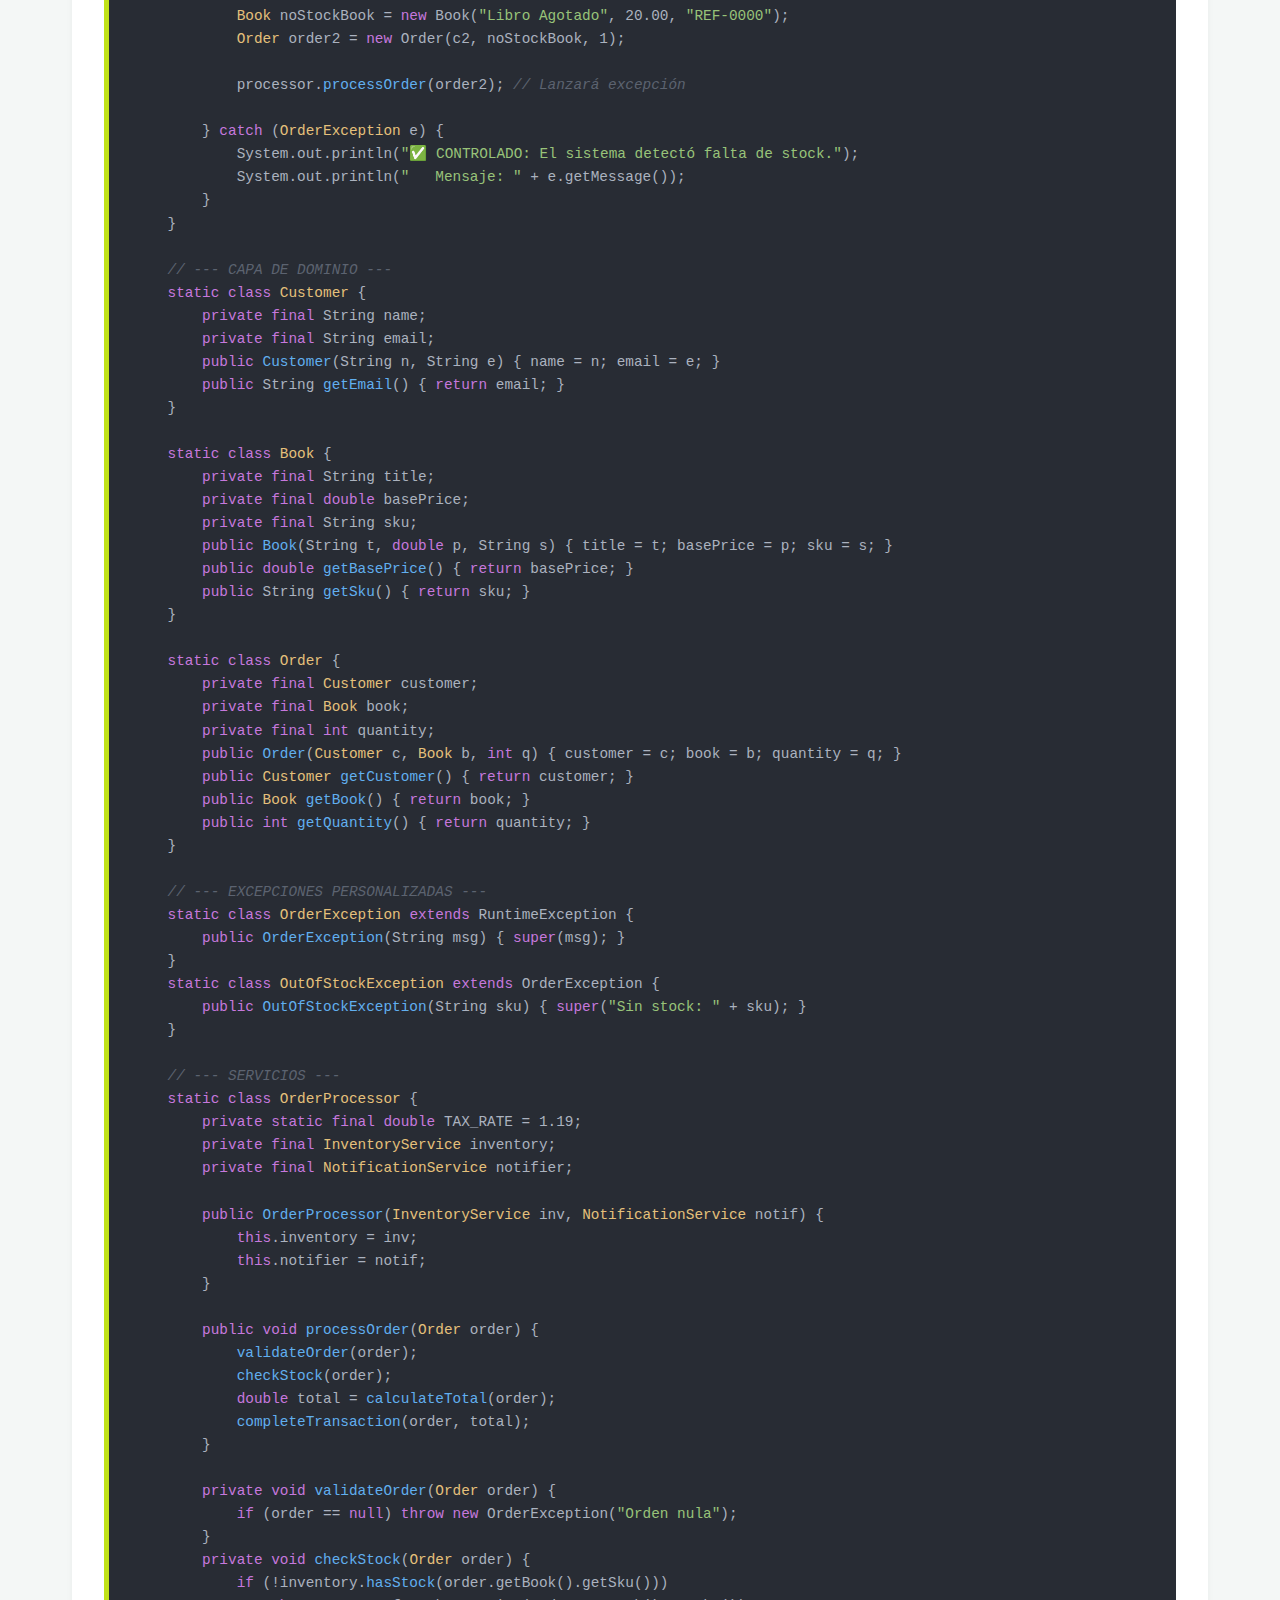
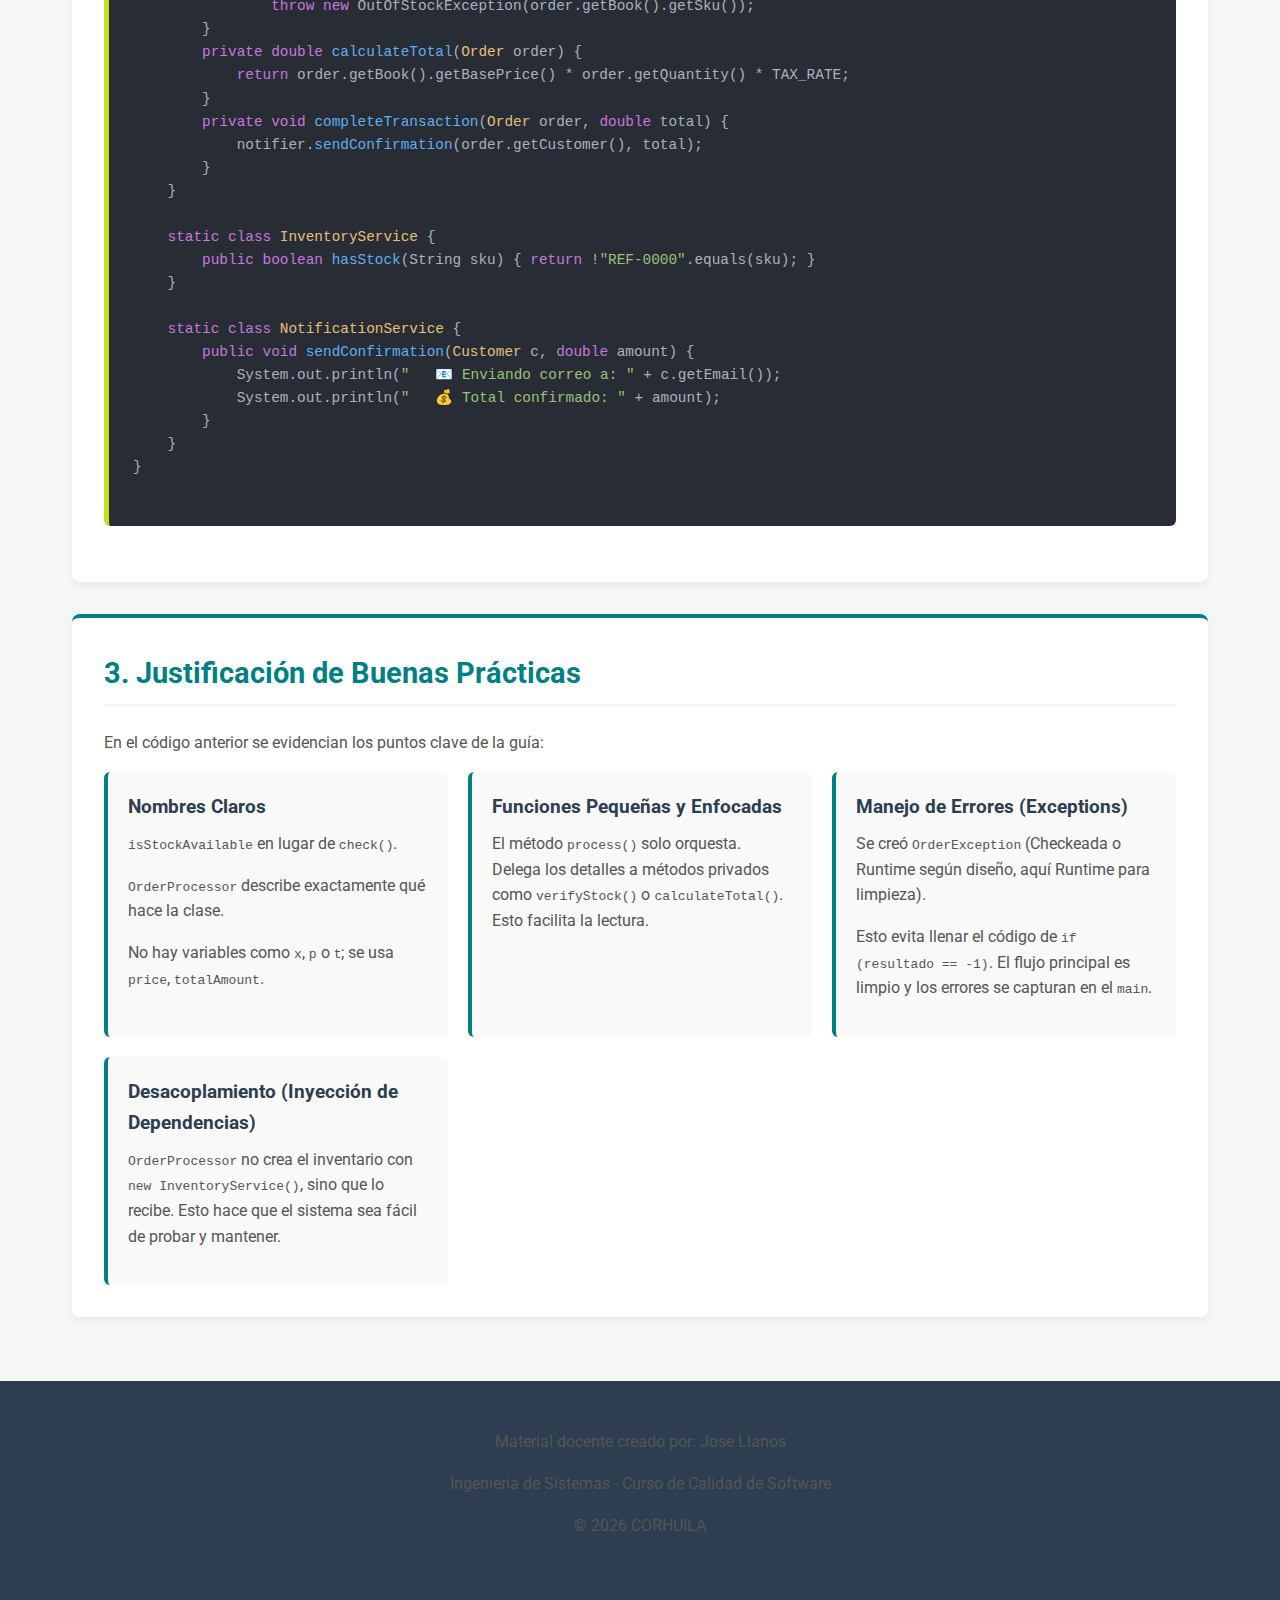
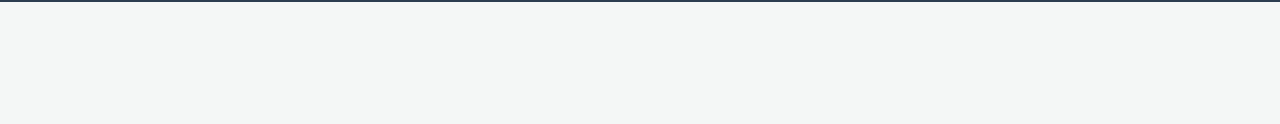
<file: Calidad de Software/Semana 02/Taller Librería Clean Code-20260214/taller.html>
<!DOCTYPE html>
<html lang="es">
<head>
    <meta charset="UTF-8">
    <meta name="viewport" content="width=device-width, initial-scale=1.0">
    <title>Taller Práctico: Clean Code en Java | Ingeniería de Sistemas</title>
    <link href="https://fonts.googleapis.com/css2?family=Roboto:wght@300;400;500;700&display=swap" rel="stylesheet">
    
    <style>
        /* --- ESTILOS ORIGINALES DE 01-INDEX.HTML --- */
        :root {
            --primary-teal: #008083;   
            --primary-dark: #005f60;   
            --secondary-blue: #2c3e50; 
            --accent-lime: #c0e218;    
            --accent-lime-dark: #aabf10;
            --text-dark: #333333;      
            --text-light: #ffffff;     
            --bg-light: #f4f7f6;       
            --bg-white: #ffffff;
            --border-color: #e0e0e0;
        }

        * {
            margin: 0;
            padding: 0;
            box-sizing: border-box;
        }

        body {
            font-family: 'Roboto', sans-serif;
            background-color: var(--bg-light);
            color: var(--text-dark);
            line-height: 1.6;
        }

        /* --- Header --- */
        header {
            background-color: var(--secondary-blue);
            color: var(--text-light);
            padding: 1rem 0;
            box-shadow: 0 2px 5px rgba(0,0,0,0.1);
        }

        .header-container {
            max-width: 1200px;
            margin: 0 auto;
            padding: 0 2rem;
            display: flex;
            justify-content: space-between;
            align-items: center;
        }

        .logo-area h1 {
            font-size: 1.5rem;
            font-weight: 700;
        }

        .logo-area span {
            color: var(--accent-lime);
            font-weight: 300;
        }

        /* --- Navegación --- */
        nav {
            background-color: var(--primary-teal);
            padding: 0.8rem 0;
            position: sticky;
            top: 0;
            z-index: 1000;
            box-shadow: 0 4px 6px -1px rgba(0,0,0,0.1);
        }

        .nav-container {
            max-width: 1200px;
            margin: 0 auto;
            padding: 0 2rem;
        }

        .nav-list {
            list-style: none;
            display: flex;
            gap: 2rem;
        }

        .nav-link {
            text-decoration: none;
            color: var(--text-light);
            font-weight: 500;
            font-size: 1rem;
            transition: color 0.3s;
            cursor: pointer;
        }

        .nav-link:hover {
            color: var(--accent-lime);
        }

        /* --- Contenedor Principal --- */
        .main-container {
            max-width: 1200px;
            margin: 2rem auto;
            padding: 0 2rem;
            min-height: 80vh; 
        }

        /* --- Tarjetas y Secciones --- */
        .content-card {
            background-color: var(--bg-white);
            border-radius: 8px;
            box-shadow: 0 4px 6px rgba(0,0,0,0.05);
            padding: 2rem;
            margin-bottom: 2rem;
            border-top: 4px solid var(--primary-teal);
        }

        h2 {
            color: var(--primary-teal);
            margin-bottom: 1.5rem;
            font-size: 1.8rem;
            border-bottom: 2px solid var(--bg-light);
            padding-bottom: 0.5rem;
        }

        h3 {
            color: var(--secondary-blue);
            margin-top: 0;
            margin-bottom: 0.5rem;
            font-size: 1.2rem;
            font-weight: 700;
        }

        p, li {
            margin-bottom: 1rem;
            color: #555;
        }

        ul {
            padding-left: 1.5rem;
            margin-bottom: 1.5rem;
        }

        /* --- Estilos para el Bloque de Código y Botón Copiar --- */
        .code-wrapper {
            position: relative;
            margin-bottom: 1.5rem;
        }

        .copy-btn {
            position: absolute;
            top: 10px;
            right: 10px;
            background-color: var(--accent-lime);
            color: var(--secondary-blue);
            border: none;
            padding: 5px 12px;
            border-radius: 4px;
            font-family: 'Roboto', sans-serif;
            font-weight: 700;
            font-size: 0.8rem;
            cursor: pointer;
            transition: all 0.2s ease;
            z-index: 10;
        }

        .copy-btn:hover {
            background-color: var(--accent-lime-dark);
            transform: translateY(-1px);
        }

        .copy-btn:active {
            transform: translateY(0);
        }

        pre {
            background-color: #282c34;
            color: #abb2bf;
            padding: 1.5rem;
            padding-top: 2.5rem; /* Espacio para el botón */
            border-radius: 6px;
            overflow-x: auto;
            font-family: 'Consolas', 'Monaco', 'Courier New', monospace;
            font-size: 0.9rem;
            border-left: 5px solid var(--accent-lime);
        }
        
        .keyword { color: #c678dd; } 
        .type { color: #e5c07b; }    
        .string { color: #98c379; }  
        .comment { color: #5c6370; font-style: italic; } 
        .method { color: #61afef; }  

        /* --- Grid para Justificación --- */
        .grid-justification {
            display: grid;
            grid-template-columns: repeat(auto-fit, minmax(300px, 1fr));
            gap: 20px;
        }

        .justification-item {
            background: #f9f9f9; 
            padding: 20px; 
            border-radius: 6px; 
            border-left: 4px solid var(--primary-teal);
            transition: transform 0.2s ease;
        }

        .justification-item:hover {
            transform: translateY(-3px);
            box-shadow: 0 5px 10px rgba(0,0,0,0.05);
        }

        /* --- Footer --- */
        footer {
            background-color: var(--secondary-blue);
            color: var(--text-light);
            padding: 3rem 0;
            margin-top: 4rem;
            text-align: center;
        }

        .footer-text {
            color: #aaa;
            font-size: 0.9rem;
            margin-top: 1rem;
        }
    </style>
</head>
<body>

    <header>
        <div class="header-container">
            <div class="logo-area">
                <h1>Ingeniería de <span>Sistemas</span></h1>
            </div>
            <div class="header-info">
                Calidad de Software | CORHUILA
            </div>
        </div>
    </header>

    <nav>
        <div class="nav-container">
            <ul class="nav-list">
                <li><a href="#" class="nav-link">Inicio</a></li>
                <li><a href="#enunciado" class="nav-link">Enunciado</a></li>
                <li><a href="#solucion" class="nav-link">Código Solución</a></li>
                <li><a href="#justificacion" class="nav-link">Justificación</a></li>
            </ul>
        </div>
    </nav>

    <div class="main-container">

        <section id="enunciado" class="content-card">
            <h2>1. Enunciado del Taller: Librería "Clean Code"</h2>
            <p><strong>Objetivo:</strong> Desarrollar un módulo backend para procesar la compra de libros, aplicando rigurosamente las buenas prácticas estudiadas en clase.</p>
            
            <h3>Requerimientos Funcionales</h3>
            <ul>
                <li><strong>Validación:</strong> Verificar que el cliente y la orden contengan datos válidos.</li>
                <li><strong>Inventario:</strong> Confirmar disponibilidad de stock antes de procesar.</li>
                <li><strong>Cálculo:</strong> Calcular el precio total incluyendo impuestos (IVA 19%).</li>
                <li><strong>Notificación:</strong> Simular el envío de un correo de confirmación al cliente.</li>
                <li><strong>Manejo de Errores:</strong> Uso estricto de Excepciones, prohibido el uso de códigos de error numéricos.</li>
            </ul>
        </section>

        <section id="solucion" class="content-card">
            <h2>2. Solución Técnica: BookStoreCleanSystem.java</h2>
            <p>A continuación se presenta el código completo. Use el botón superior derecho para copiarlo.</p>
            
            <div class="code-wrapper">
                <button class="copy-btn" onclick="copyCode()">Copiar Código</button>
                <pre><code id="javaCode">
<span class="keyword">import</span> java.util.Optional;

<span class="comment">/**
 * SISTEMA DE LIBRERÍA - EJEMPLO DE CÓDIGO LIMPIO
 */</span>
<span class="keyword">public class</span> <span class="type">BookStoreCleanSystem</span> {

    <span class="keyword">public static void</span> <span class="method">main</span>(String[] args) {
        <span class="comment">// 1. Configuración de dependencias (Inyección pura)</span>
        <span class="type">InventoryService</span> inventory = <span class="keyword">new</span> InventoryService();
        <span class="type">NotificationService</span> notifier = <span class="keyword">new</span> NotificationService();
        <span class="type">OrderProcessor</span> processor = <span class="keyword">new</span> OrderProcessor(inventory, notifier);

        System.out.println(<span class="string">"=== INICIO DE PRUEBAS DEL SISTEMA ===\n"</span>);

        <span class="comment">// CASO DE PRUEBA 1: Flujo Exitoso</span>
        <span class="keyword">try</span> {
            <span class="type">Customer</span> customer = <span class="keyword">new</span> Customer(<span class="string">"Juan Perez"</span>, <span class="string">"juan@corhuila.edu.co"</span>);
            <span class="type">Book</span> book = <span class="keyword">new</span> Book(<span class="string">"Clean Code"</span>, 50.00, <span class="string">"REF-9988"</span>);
            <span class="type">Order</span> order = <span class="keyword">new</span> Order(customer, book, 2);

            processor.<span class="method">processOrder</span>(order);
            System.out.println(<span class="string">"✅ ÉXITO: Pedido procesado correctamente."</span>);

        } <span class="keyword">catch</span> (<span class="type">OrderException</span> e) {
            System.err.println(<span class="string">"❌ ERROR: "</span> + e.getMessage());
        }
        
        <span class="comment">// CASO DE PRUEBA 2: Fallo por Stock (Manejo de Errores)</span>
        <span class="keyword">try</span> {
            <span class="type">Customer</span> c2 = <span class="keyword">new</span> Customer(<span class="string">"Maria G."</span>, <span class="string">"maria@mail.com"</span>);
            <span class="type">Book</span> noStockBook = <span class="keyword">new</span> Book(<span class="string">"Libro Agotado"</span>, 20.00, <span class="string">"REF-0000"</span>);
            <span class="type">Order</span> order2 = <span class="keyword">new</span> Order(c2, noStockBook, 1);

            processor.<span class="method">processOrder</span>(order2); <span class="comment">// Lanzará excepción</span>

        } <span class="keyword">catch</span> (<span class="type">OrderException</span> e) {
            System.out.println(<span class="string">"✅ CONTROLADO: El sistema detectó falta de stock."</span>);
            System.out.println(<span class="string">"   Mensaje: "</span> + e.getMessage());
        }
    }

    <span class="comment">// --- CAPA DE DOMINIO ---</span>
    <span class="keyword">static class</span> <span class="type">Customer</span> {
        <span class="keyword">private final</span> String name;
        <span class="keyword">private final</span> String email;
        <span class="keyword">public</span> <span class="method">Customer</span>(String n, String e) { name = n; email = e; }
        <span class="keyword">public</span> String <span class="method">getEmail</span>() { <span class="keyword">return</span> email; }
    }

    <span class="keyword">static class</span> <span class="type">Book</span> {
        <span class="keyword">private final</span> String title;
        <span class="keyword">private final</span> <span class="keyword">double</span> basePrice;
        <span class="keyword">private final</span> String sku;
        <span class="keyword">public</span> <span class="method">Book</span>(String t, <span class="keyword">double</span> p, String s) { title = t; basePrice = p; sku = s; }
        <span class="keyword">public double</span> <span class="method">getBasePrice</span>() { <span class="keyword">return</span> basePrice; }
        <span class="keyword">public</span> String <span class="method">getSku</span>() { <span class="keyword">return</span> sku; }
    }

    <span class="keyword">static class</span> <span class="type">Order</span> {
        <span class="keyword">private final</span> <span class="type">Customer</span> customer;
        <span class="keyword">private final</span> <span class="type">Book</span> book;
        <span class="keyword">private final</span> <span class="keyword">int</span> quantity;
        <span class="keyword">public</span> <span class="method">Order</span>(<span class="type">Customer</span> c, <span class="type">Book</span> b, <span class="keyword">int</span> q) { customer = c; book = b; quantity = q; }
        <span class="keyword">public</span> <span class="type">Customer</span> <span class="method">getCustomer</span>() { <span class="keyword">return</span> customer; }
        <span class="keyword">public</span> <span class="type">Book</span> <span class="method">getBook</span>() { <span class="keyword">return</span> book; }
        <span class="keyword">public int</span> <span class="method">getQuantity</span>() { <span class="keyword">return</span> quantity; }
    }

    <span class="comment">// --- EXCEPCIONES PERSONALIZADAS ---</span>
    <span class="keyword">static class</span> <span class="type">OrderException</span> <span class="keyword">extends</span> RuntimeException {
        <span class="keyword">public</span> <span class="method">OrderException</span>(String msg) { <span class="keyword">super</span>(msg); }
    }
    <span class="keyword">static class</span> <span class="type">OutOfStockException</span> <span class="keyword">extends</span> OrderException {
        <span class="keyword">public</span> <span class="method">OutOfStockException</span>(String sku) { <span class="keyword">super</span>(<span class="string">"Sin stock: "</span> + sku); }
    }

    <span class="comment">// --- SERVICIOS ---</span>
    <span class="keyword">static class</span> <span class="type">OrderProcessor</span> {
        <span class="keyword">private static final double</span> TAX_RATE = 1.19;
        <span class="keyword">private final</span> <span class="type">InventoryService</span> inventory;
        <span class="keyword">private final</span> <span class="type">NotificationService</span> notifier;

        <span class="keyword">public</span> <span class="method">OrderProcessor</span>(<span class="type">InventoryService</span> inv, <span class="type">NotificationService</span> notif) {
            <span class="keyword">this</span>.inventory = inv;
            <span class="keyword">this</span>.notifier = notif;
        }

        <span class="keyword">public void</span> <span class="method">processOrder</span>(<span class="type">Order</span> order) {
            <span class="method">validateOrder</span>(order);
            <span class="method">checkStock</span>(order);
            <span class="keyword">double</span> total = <span class="method">calculateTotal</span>(order);
            <span class="method">completeTransaction</span>(order, total);
        }

        <span class="keyword">private void</span> <span class="method">validateOrder</span>(<span class="type">Order</span> order) {
            <span class="keyword">if</span> (order == <span class="keyword">null</span>) <span class="keyword">throw new</span> OrderException(<span class="string">"Orden nula"</span>);
        }
        <span class="keyword">private void</span> <span class="method">checkStock</span>(<span class="type">Order</span> order) {
            <span class="keyword">if</span> (!inventory.<span class="method">hasStock</span>(order.getBook().getSku())) 
                <span class="keyword">throw new</span> OutOfStockException(order.getBook().getSku());
        }
        <span class="keyword">private double</span> <span class="method">calculateTotal</span>(<span class="type">Order</span> order) {
            <span class="keyword">return</span> order.getBook().getBasePrice() * order.getQuantity() * TAX_RATE;
        }
        <span class="keyword">private void</span> <span class="method">completeTransaction</span>(<span class="type">Order</span> order, <span class="keyword">double</span> total) {
            notifier.<span class="method">sendConfirmation</span>(order.getCustomer(), total);
        }
    }

    <span class="keyword">static class</span> <span class="type">InventoryService</span> {
        <span class="keyword">public boolean</span> <span class="method">hasStock</span>(String sku) { <span class="keyword">return</span> !<span class="string">"REF-0000"</span>.equals(sku); }
    }

    <span class="keyword">static class</span> <span class="type">NotificationService</span> {
        <span class="keyword">public void</span> <span class="method">sendConfirmation</span>(<span class="type">Customer</span> c, <span class="keyword">double</span> amount) {
            System.out.println(<span class="string">"   📧 Enviando correo a: "</span> + c.getEmail());
            System.out.println(<span class="string">"   💰 Total confirmado: "</span> + amount);
        }
    }
}
                </code></pre>
            </div>
        </section>

        <section id="justificacion" class="content-card">
            <h2>3. Justificación de Buenas Prácticas</h2>
            <p>En el código anterior se evidencian los puntos clave de la guía:</p>
            
            <div class="grid-justification">
                
                <div class="justification-item">
                    <h3>Nombres Claros</h3>
                    <p><code>isStockAvailable</code> en lugar de <code>check()</code>.</p>
                    <p><code>OrderProcessor</code> describe exactamente qué hace la clase.</p>
                    <p>No hay variables como <code>x</code>, <code>p</code> o <code>t</code>; se usa <code>price</code>, <code>totalAmount</code>.</p>
                </div>

                <div class="justification-item">
                    <h3>Funciones Pequeñas y Enfocadas</h3>
                    <p>El método <code>process()</code> solo orquesta. Delega los detalles a métodos privados como <code>verifyStock()</code> o <code>calculateTotal()</code>. Esto facilita la lectura.</p>
                </div>

                <div class="justification-item">
                    <h3>Manejo de Errores (Exceptions)</h3>
                    <p>Se creó <code>OrderException</code> (Checkeada o Runtime según diseño, aquí Runtime para limpieza).</p>
                    <p>Esto evita llenar el código de <code>if (resultado == -1)</code>. El flujo principal es limpio y los errores se capturan en el <code>main</code>.</p>
                </div>

                <div class="justification-item">
                    <h3>Desacoplamiento (Inyección de Dependencias)</h3>
                    <p><code>OrderProcessor</code> no crea el inventario con <code>new InventoryService()</code>, sino que lo recibe. Esto hace que el sistema sea fácil de probar y mantener.</p>
                </div>

            </div>
        </section>

    </div>

    <footer class="main-footer">
        <div class="container">
            <p>Material docente creado por: Jose Llanos </p>
            <p>Ingeniería de Sistemas - Curso de Calidad de Software</p>
            <p>© 2026 CORHUILA</p>
        </div>
    </footer>

    <script>
        function copyCode() {
            const codeBlock = document.getElementById('javaCode');
            const codeText = codeBlock.innerText;
            
            navigator.clipboard.writeText(codeText).then(() => {
                const btn = document.querySelector('.copy-btn');
                const originalText = btn.textContent;
                
                btn.textContent = '¡Copiado!';
                btn.style.backgroundColor = '#2c3e50'; // Cambio temporal de color
                btn.style.color = '#ffffff';

                setTimeout(() => {
                    btn.textContent = originalText;
                    btn.style.backgroundColor = ''; // Volver al estilo CSS original
                    btn.style.color = '';
                }, 2000);
            }).catch(err => {
                console.error('Error al copiar: ', err);
            });
        }
    </script>
</body>
</html>
</file>
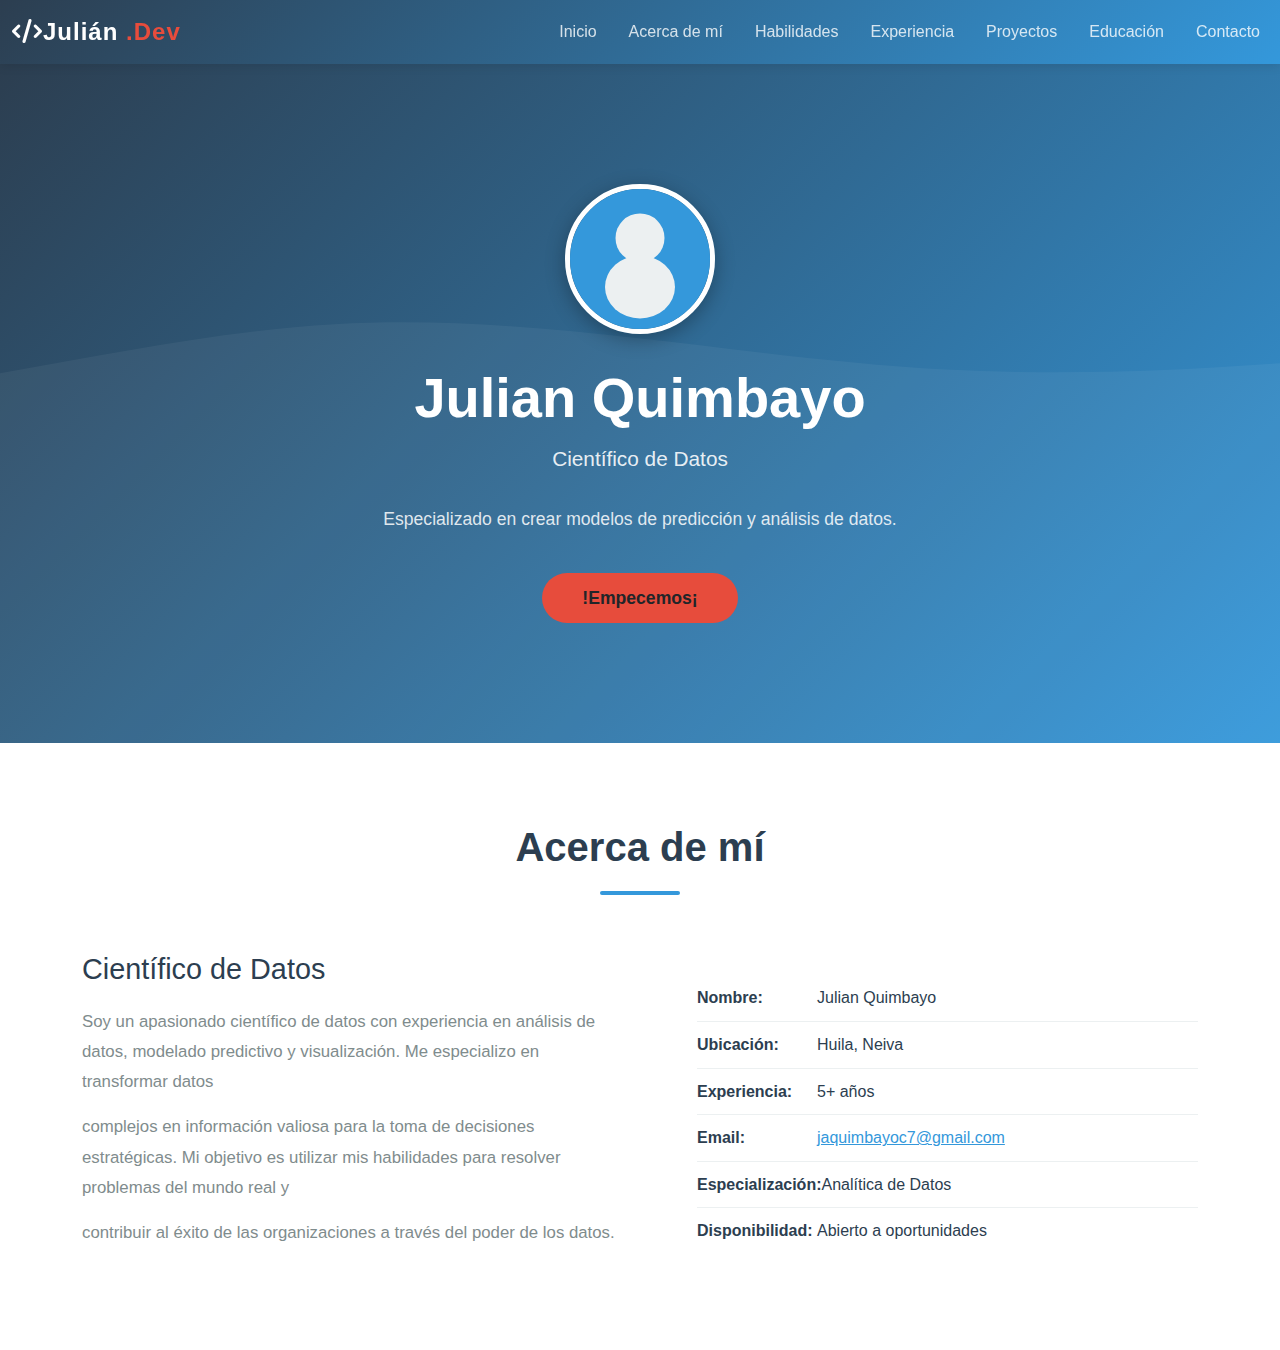
<file: Minería de datos/Semana 04/Portafolio/Portafolio/portafolio.html>
<!DOCTYPE html>
<html lang="es">

<head>
    <meta charset="UTF-8">
    <meta name="viewport" content="width=device-width, initial-scale=1.0">
    <title>Portafolio CV - Desarrollador</title>

    <!--Bootstrap 5 CSS-->
    <link href="https://cdnjs.cloudflare.com/ajax/libs/bootstrap/5.3.0/css/bootstrap.min.css" rel="stylesheet">

    <!--Font Awesome CSS-->
    <link href="https://cdnjs.cloudflare.com/ajax/libs/font-awesome/6.4.0/css/all.min.css" rel="stylesheet">

    <!--Css Personalizado-->
    <link href="styles-portafolio.css" rel="stylesheet">
</head>

<body>
    <!-- ========================
     BARRA DE NAVEGACIÓN
    =============================-->
    <nav class="navbar navbar-expand-lg navbar-dark">
        <div class="container-fluid">
            <a class="navbar-brand" href="#inicio">
                <i class="fas fa-code"></i>Julián <span>.Dev</span>
            </a>
            <button class="navbar-toggler" type="button" data-bs-toggle="collapse" data-bs-target="#navbarNav"
                aria-controls="navbarNav" aria-expanded="false" aria-label="Toggle navigation">
                <span class="navbar-toggler-icon"></span>
            </button>
            <div class="collapse navbar-collapse" id="navbarNav">
                <ul class="navbar-nav ms-auto">
                    <li class="nav-item">
                        <a class="nav-link" href="#inicio">Inicio</a>
                    </li>
                    <li class="nav-item">
                        <a class="nav-link" href="#acerca">Acerca de mí</a>
                    </li>
                    <li class="nav-item">
                        <a class="nav-link" href="#habilidades">Habilidades</a>
                    </li>
                    <li class="nav-item">
                        <a class="nav-link" href="#experiencia">Experiencia</a>
                    </li>
                    <li class="nav-item">
                        <a class="nav-link" href="#proyectos">Proyectos</a>
                    </li>
                    <li class="nav-item">
                        <a class="nav-link" href="#educacion">Educación</a>
                    </li>
                    <li class="nav-item">
                        <a class="nav-link" href="#contacto">Contacto</a>
                    </li>
                </ul>
            </div>
        </div>
    </nav>
    <!-- ========================
     SECCIÓN HERO
    =============================-->
    <section id="inicio" class="hero">
        <div class="hero-content">
            <svg class="hero-image" viewBox="0 0 200 200" xmlns="http://www.w3.org/2000/svg">
                <rect width="200" height="200" fill="#3498db" />
                <circle cx="100" cy="70" r="35" fill="#ecf0f1" />
                <ellipse cx="100" cy="140" rx="50" ry="45" fill="#ecf0f1" />
            </svg>
            <h1>Julian Quimbayo</h1>
            <p class="subtitle">Científico de Datos</p>
            <p class="description">Especializado en crear modelos de predicción y análisis de datos.</p>
            <a href="#contacto" class="btn btn-primary-custom">!Empecemos¡</a>
        </div>
    </section>
    <!-- ========================
     SECCIÓN ACERCA DE MI
    =============================-->
    <section id="acerca" class="about">
        <div class="container">
            <h2 class="section-title">
                Acerca de mí
            </h2>
            <div class="about-content">
                <div class="about-text">
                    <h3>Científico de Datos</h3>
                    <p>
                        Soy un apasionado científico de datos con experiencia en análisis de datos,
                        modelado predictivo y visualización. Me especializo en transformar datos </p>
                    <p>complejos en información valiosa para la toma de decisiones estratégicas.
                        Mi objetivo es utilizar mis habilidades para resolver problemas del mundo real y</p>
                    <p>contribuir al éxito de las organizaciones a través del poder de los datos.</p>
                    </p>
                </div>
                <div>
                    <ul class="info-list">
                        <li>
                            <strong>Nombre:</strong> <span>Julian Quimbayo</span>
                        </li>
                        <li>
                            <strong>Ubicación:</strong> <span>Huila, Neiva</span>
                        </li>
                        <li>
                            <strong>Experiencia:</strong> <span>5+ años</span>
                        </li>
                        <li>
                            <strong>Email:</strong> <span><a href="mailto:jaquimbayoc7@gmail.com"
                                    style="color: var(--secondary-color);">jaquimbayoc7@gmail.com</a></span>
                        </li>
                        <li>
                            <strong>Especialización:</strong> <span>Analítica de Datos</span>
                        </li>
                        <li>
                            <strong>Disponibilidad:</strong> <span>Abierto a oportunidades</span>
                        </li>
                    </ul>
                </div>
            </div>
        </div>
    </section>

    <!-- Bootstrap 5 JS -->
    <script src="https://cdnjs.cloudflare.com/ajax/libs/bootstrap/5.3.0/js/bootstrap.bundle.min.js"></script>
</body>

</html>
</file>
<file: Calidad de Software/Semana 01/conceptos_Calidad_Software/css/style.css>
/* --- Variables de Color extraídas de la imagen --- */
:root {
    --primary-teal: #008083;   /* Color principal de la barra de navegación inferior */
    --primary-dark: #005f60;   /* Versión más oscura para hovers */
    --secondary-blue: #2c3e50; /* Barra superior oscura y textos secundarios */
    --accent-lime: #c0e218;    /* Botones de acción (Inscríbete, etc.) */
    --accent-lime-dark: #aabf10;
    --text-dark: #333333;      /* Texto principal */
    --text-light: #ffffff;     /* Texto sobre fondos oscuros */
    --bg-light: #f4f7f6;       /* Fondo general suave */
    --bg-white: #ffffff;
    --border-color: #e0e0e0;
}

/* --- Reset y Estilos Globales --- */
* {
    margin: 0;
    padding: 0;
    box-sizing: border-box;
}

body {
    font-family: 'Roboto', sans-serif;
    line-height: 1.6;
    color: var(--text-dark);
    background-color: var(--bg-light);
    scroll-behavior: smooth;
}

.container {
    width: 90%;
    max-width: 1200px;
    margin: 0 auto;
}

h1, h2, h3, h4, h5 {
    color: var(--secondary-blue);
    margin-bottom: 1rem;
}

h1 { font-size: 2.5rem; }
h2 { 
    font-size: 2rem; 
    color: var(--primary-teal);
    border-bottom: 2px solid var(--accent-lime);
    padding-bottom: 10px;
    display: inline-block;
}

a { text-decoration: none; color: inherit; }

/* --- Header y Navegación (Estilo basado en imagen) --- */
.main-header {
    box-shadow: 0 4px 6px rgba(0,0,0,0.1);
    position: sticky;
    top: 0;
    z-index: 100;
}

/* Barra superior oscura */
.top-bar {
    background-color: var(--secondary-blue);
    color: var(--text-light);
    padding: 10px 0;
    display: flex;
    justify-content: space-between;
    align-items: center;
    padding: 10px 5%;
}

.brand-name {
    font-weight: 700;
    letter-spacing: 1px;
}

.search-container {
    display: flex;
}

.search-container input {
    padding: 5px 10px;
    border: none;
    border-radius: 4px 0 0 4px;
    outline: none;
}

.search-container button {
    background-color: var(--bg-light);
    border: none;
    padding: 5px 10px;
    border-radius: 0 4px 4px 0;
    cursor: pointer;
}

/* Barra de navegación principal (Teal) */
.main-nav {
    background-color: var(--primary-teal);
    color: var(--text-light);
}

.main-nav .container {
    display: flex;
    justify-content: space-between;
    align-items: center;
}

.main-nav ul {
    display: flex;
    list-style: none;
}

.main-nav ul li a {
    display: block;
    padding: 15px 20px;
    font-weight: 500;
    transition: background-color 0.3s;
}

.main-nav ul li a:hover, .main-nav ul li a.active {
    background-color: var(--primary-dark);
}

/* Botón de acento (Lima) */
.btn-accent {
    background-color: var(--accent-lime);
    color: var(--secondary-blue);
    padding: 10px 25px;
    border-radius: 25px; /* Bordes redondeados como en la imagen */
    font-weight: 700;
    transition: transform 0.2s, background-color 0.2s;
}

.btn-accent:hover {
    background-color: var(--accent-lime-dark);
    transform: translateY(-2px);
}

/* --- Contenido Principal --- */
.main-content {
    background-color: var(--bg-white);
    padding: 40px;
    margin-top: 30px;
    margin-bottom: 30px;
    border-radius: 8px;
    box-shadow: 0 2px 10px rgba(0,0,0,0.05);
}

section {
    margin-bottom: 60px;
    padding-top: 20px; /* Para compensar el fixed header al hacer scroll */
}

.hero-section p.lead {
    font-size: 1.2rem;
    color: var(--secondary-blue);
    max-width: 800px;
}

.divider, .divider-thick {
    border: 0;
    border-top: 1px solid var(--border-color);
    margin: 40px 0;
}

.divider-thick {
    border-top: 4px solid var(--primary-teal);
}

/* Cajas de definición */
.definition-box {
    background-color: #eaf7f7;
    border-left: 5px solid var(--primary-teal);
    padding: 20px;
    margin: 20px 0;
    font-style: italic;
}

/* --- Tablas Estilizadas (ISO y QA/QC) --- */
.table-responsive {
    overflow-x: auto;
}

.styled-table, .comparison-table {
    width: 100%;
    border-collapse: collapse;
    margin: 25px 0;
    font-size: 0.95rem;
    box-shadow: 0 0 20px rgba(0, 0, 0, 0.05);
}

.styled-table thead tr, .comparison-table thead tr {
    background-color: var(--primary-teal);
    color: var(--text-light);
    text-align: left;
}

.styled-table th, .styled-table td,
.comparison-table th, .comparison-table td {
    padding: 12px 15px;
    border-bottom: 1px solid var(--border-color);
}

.styled-table tbody tr:nth-of-type(even) {
    background-color: #f3f3f3;
}

.styled-table tbody tr:hover {
    background-color: #eaf7f7; /* Efecto hover dinámico */
    transition: background-color 0.2s;
}

/* Estilos específicos para tabla comparativa */
.comparison-table th { text-align: center; }
.comparison-table td:not(:first-child) { text-align: center; }
.comparison-table td:first-child { font-weight: bold; color: var(--primary-teal); }

/* --- Tarjetas de QA vs QC --- */
.comparison-cards {
    display: flex;
    gap: 20px;
    margin-bottom: 30px;
}

.card {
    flex: 1;
    background: var(--bg-white);
    padding: 25px;
    border-radius: 8px;
    border-top: 5px solid;
    box-shadow: 0 4px 8px rgba(0,0,0,0.08);
}

.card h3 { margin-top: 0; }
.card ul { padding-left: 20px; }
.card li { margin-bottom: 10px; }

.qa-card { border-color: var(--secondary-blue); }
.qa-card span { color: var(--secondary-blue); font-weight: bold; }

.qc-card { border-color: var(--accent-lime-dark); }
.qc-card span { color: var(--accent-lime-dark); font-weight: bold; }

.reflection-box {
    background-color: var(--secondary-blue);
    color: var(--text-light);
    padding: 25px;
    border-radius: 8px;
    margin-top: 30px;
}
.reflection-box h4 { color: var(--accent-lime); }

/* --- Estilos del Caso de Estudio --- */
.case-study-section {
    background-color: #fdfdfd;
    padding: 30px;
    border: 1px solid var(--border-color);
    border-radius: 8px;
}

.case-header {
    text-align: center;
    margin-bottom: 40px;
}
.case-header h2 { border: none; }
.case-header h3 { color: var(--secondary-blue); }

.scenario-box {
    background-color: #fff3cd; /* Un tono amarillo suave para alerta/escenario */
    border-left: 5px solid #ffc107;
    padding: 20px;
    margin-bottom: 30px;
}
.scenario-box ol { margin-left: 20px; margin-top: 10px; }

/* Tags para la tabla del caso */
.tag {
    display: inline-block;
    padding: 4px 10px;
    border-radius: 12px;
    font-size: 0.85rem;
    font-weight: 600;
    color: white;
}
.tag-performance { background-color: #e74c3c; }
.tag-security { background-color: #8e44ad; }
.tag-functional { background-color: #f39c12; }
.tag-compatibility { background-color: #3498db; }

/* Grid de Estrategia */
.strategy-grid {
    display: grid;
    grid-template-columns: 1fr 1fr;
    gap: 20px;
    margin-top: 20px;
}

.strategy-box {
    padding: 20px;
    border-radius: 8px;
}
.strategy-box h5 { font-size: 1.1rem; margin-bottom: 15px; }
.strategy-box ul { list-style: none; }
.strategy-box li { margin-bottom: 10px; }

.qa-box { background-color: #e8f6f3; border: 1px solid var(--primary-teal); }
.qa-box h5 { color: var(--primary-teal); }

.qc-box { background-color: #fef9e7; border: 1px solid var(--accent-lime-dark); }
.qc-box h5 { color: #d4ac0d; }


/* --- Footer --- */
.main-footer {
    background-color: var(--secondary-blue);
    color: var(--text-light);
    text-align: center;
    padding: 20px 0;
    margin-top: auto;
}

/* --- Botón Scroll Top (Dinámico) --- */
#scrollTopBtn {
    display: none; /* Oculto por defecto */
    position: fixed;
    bottom: 20px;
    right: 30px;
    z-index: 99;
    border: none;
    outline: none;
    background-color: var(--primary-teal);
    color: white;
    cursor: pointer;
    padding: 15px;
    border-radius: 50%;
    font-size: 18px;
    box-shadow: 0 4px 10px rgba(0,0,0,0.2);
    transition: background-color 0.3s, transform 0.3s;
}

#scrollTopBtn:hover {
    background-color: var(--accent-lime);
    color: var(--secondary-blue);
    transform: translateY(-3px);
}

/* --- Media Queries (Responsividad) --- */
@media (max-width: 768px) {
    .top-bar { flex-direction: column; gap: 10px; }
    .main-nav .container { flex-direction: column; }
    .main-nav ul { flex-direction: column; width: 100%; text-align: center; }
    .btn-accent { margin: 10px 0; width: 100%; text-align: center;}
    .comparison-cards { flex-direction: column; }
    .strategy-grid { grid-template-columns: 1fr; }
    .main-content { padding: 20px; }
    h1 { font-size: 2rem; }
}
</file>
<file: Minería de datos/Semana 04/Portafolio/Portafolio/styles-portafolio.css>
/*-- ========================
     VARIABLES GLOBALES Y ESTILOS BASE
    =============================*/
:root {
    --primary-color: #2c3e50;
    --secondary-color: #3498db;
    --accent-color: #e74c3c;
    --light-bg: #ecf0f1;
    --text-dark: #2c3e50;
    --text-light: #7f8c8d;}

*{
    margin:0;
    padding:0;
    box-sizing: border-box;
}

body{
    font-family: 'Segoe UI', Tahoma, Geneva, Verdana, sans-serif;
    color: var(--text-dark);
    line-height: 1.6; 
}
/*-- ========================
     BARRA DE NAVEGACIÓN
    =============================*/
.navbar{
    background: linear-gradient(135deg, var(--primary-color) 0%, var(--secondary-color)100%);
    box-shadow: 0 2px 10px rgba(0,0,0,0.1);
    position: sticky;
    top:0;
    z-index: 1000;
}

.navbar-brand{
    font-weight: 700;
    font-size: 1.5rem;
    color: white !important;
    letter-spacing: 1px;
}

.navbar-brand span{
    color: var(--accent-color);
}

.navbar-nav .nav-link{
    color: rgba(255,255,255,0.8) !important;
    margin-left: 1rem;
    font-weight: 500;
    transition: color 0.3s ease;
}

.navbar-nav .nav-link:hover{
    color: var(--accent-color) !important;
}

/*-- ========================
     SECCIÓN HERO (PORTADA)
    =============================*/

.hero{
    background: linear-gradient(135deg, var(--primary-color)0%, var(--secondary-color)100%);
    color:white;
    padding: 120px 0;
    text-align: center;
    position: relative;
    overflow: hidden;
}

.hero::before {
    content: '';
    position: absolute;
    top: 0;
    left: 0;
    right: 0;
    bottom: 0;
    background: url('data:image/svg+xml,<svg xmlns="http://www.w3.org/2000/svg" viewBox="0 0 1440 320"><path fill="rgba(255,255,255,0.1)" fill-opacity="1" d="M0,96L48,112C96,128,192,160,288,160C384,160,480,128,576,122.7C672,117,768,139,864,144C960,149,1056,139,1152,128C1248,117,1344,107,1392,101.3L1440,96L1440,320L1392,320C1344,320,1248,320,1152,320C1056,320,960,320,864,320C768,320,672,320,576,320C480,320,384,320,288,320C192,320,96,320,48,320L0,320Z"></path></svg>') no-repeat bottom;
    background-size: cover;
    opacity: 0.5;
}

.hero-content{
    position: relative;
    z-index: 2;
}

.hero-image{
    width: 150px;
    height: 150px;
    border-radius: 50%;
    border: 5px solid white;
    margin: 0 auto 30px;
    object-fit: cover;
    box-shadow: 0 5px 20px rgba(0, 0, 0, 0.3);
    animation: slideDown 0.8s ease-out;
}

.hero h1 {
    font-size: 3.5rem;
    font-weight: 700;
    margin-bottom: 10px;
    animation: slideDown 0.8s ease-out 0.2s backwards;
}

.hero .subtitle {
    font-size: 1.3rem;
    color: rgba(255, 255, 255, 0.9);
    margin-bottom: 30px;
    animation: slideDown 0.8s ease-out 0.4s backwards;
}

.hero .description {
    font-size: 1.1rem;
    max-width: 600px;
    margin: 0 auto 40px;
    color: rgba(255, 255, 255, 0.85);
    animation: slideDown 0.8s ease-out 0.6s backwards;
}

.btn-primary-custom {
    background-color: var(--accent-color);
    border: none;
    padding: 12px 40px;
    font-size: 1.1rem;
    font-weight: 600;
    border-radius: 50px;
    transition: all 0.3s ease;
    animation: slideDown 0.8s ease-out 0.8s backwards;
}

.btn-primary-custom:hover {
    background-color: #c0392b;
    transform: translateY(-3px);
    box-shadow: 0 10px 20px rgba(0, 0, 0, 0.2);
}

/*-- ========================
     ANIMACIONES
    =============================*/
    @keyframes slideDown {
    from {
        opacity: 0;
        transform: translateY(-30px);
    }
    to {
        opacity: 1;
        transform: translateY(0);
    }
}

@keyframes fadeInUp {
    from {
        opacity: 0;
        transform: translateY(30px);
    }
    to {
        opacity: 1;
        transform: translateY(0);
    }
}

.fade-in-up {
    animation: fadeInUp 0.8s ease-out;
}

/*-- ========================
     ACERCA DE MI
    =============================*/
    .about{
        padding: 80px 0;
        background-color: #fff;
    }

    .section-title{
        font-size: 2.5rem;
        font-weight: 700;
        margin-bottom: 50px;
        color: var(--primary-color);
        position: relative;
        text-align: center;
    }

    .section-title::after{
       content: '';
       display: block;
       width: 80px;
       height: 4px;
       background-color: var(--secondary-color);
       margin: 20px auto 0;
       border-radius: 2px;
    }

    .about-content{
        display: grid;
        grid-template-columns: 1fr 1fr;
        gap: 50px;
        align-items: center;
    }

    .about-text h3{
        font-size: 1.8rem;
        color: var(--primary-color);
        margin-bottom: 20px;
    }

    .about-text p{
        font-size: 1.05rem;
        color: var(--text-light);
        margin-bottom: 15px;
        line-height: 1.8;
    }

    .info-list{
        list-style: none;
        margin-top: 30px;
    }

    .info-list li{
        padding: 10px 0;
        border-bottom: 1px solid var(--light-bg);
        display: flex;
        align-items: center;
    }

    .info-list li:last-child {
    border-bottom: none;
}

.info-list strong {
    color: var(--primary-color);
    min-width: 120px;
}
</file>
